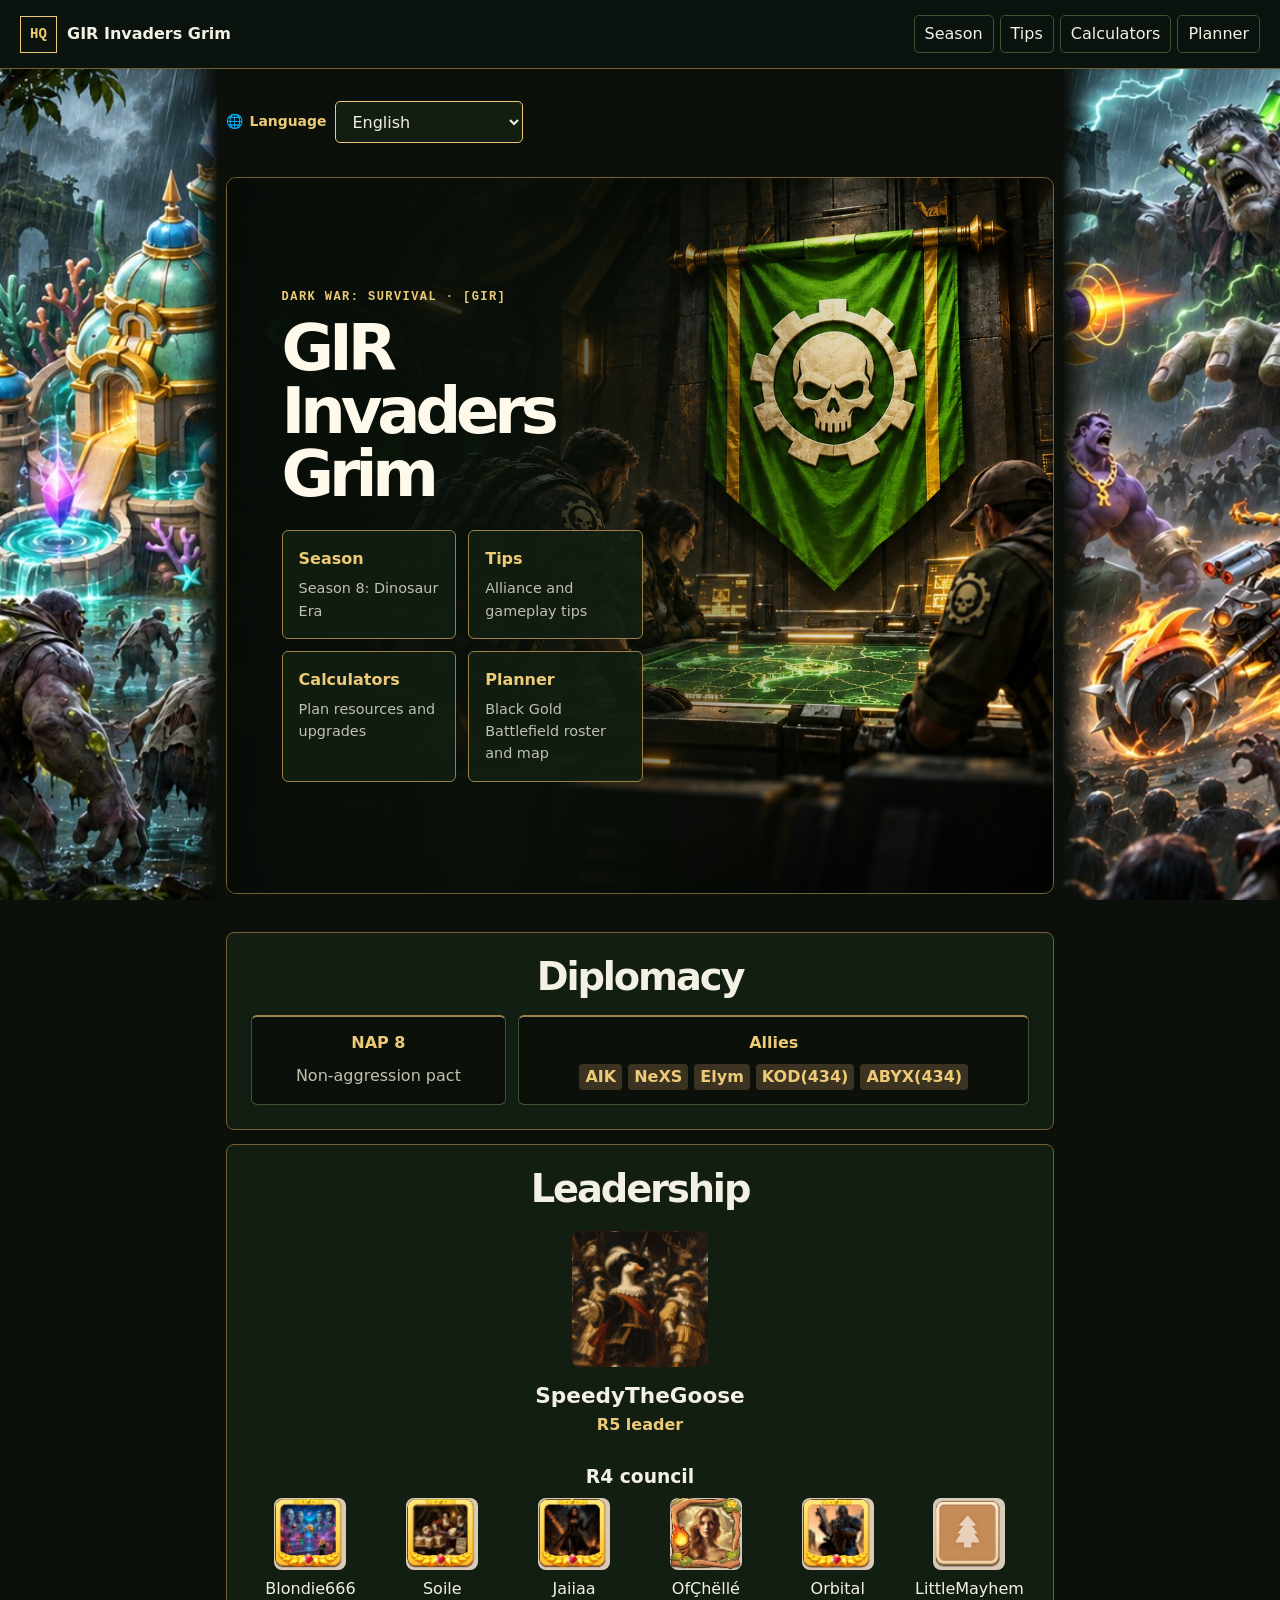
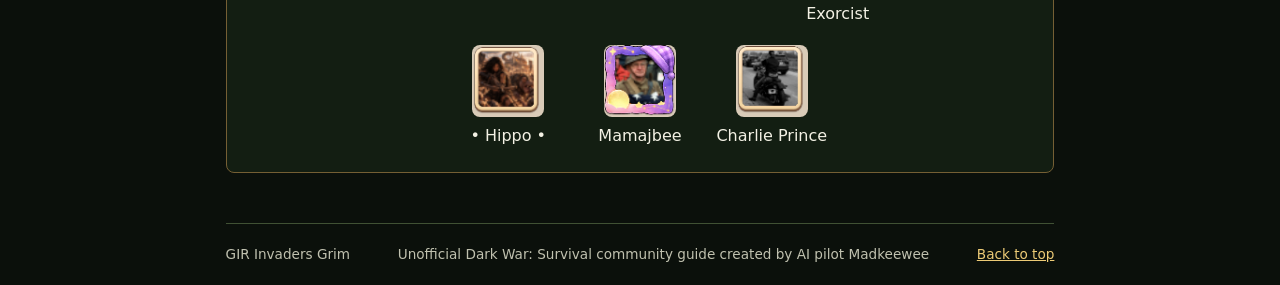
<file: index.html>
<!doctype html>
<html lang="en">
<head>
  <meta charset="utf-8">
  <meta name="viewport" content="width=device-width, initial-scale=1">
  <meta name="description" content="Dark War: Survival alliance field guide, Season 8 briefing and calculators.">
  <title>GIR Invaders Grim | Dark War: Survival</title>
  <link rel="stylesheet" href="./style.css?v=grim-command">
  <link rel="stylesheet" href="./grim-command.css?v=coral-panels">
  <script src="./site-translations.js?v=1" defer></script>
  <script src="./home-language.js?v=site-1" defer></script>
</head>
<body class="grim-home">
  <div class="coral-siege" aria-hidden="true">
    <span class="coral-siege-left"></span>
    <span class="coral-siege-right"></span>
  </div>
  <a class="skip" href="#main" data-copy="skip">Skip to content</a>
  <header class="top"><div class="wrap bar">
    <a class="brand" href="./index.html"><span class="mark" aria-hidden="true">HQ</span><span data-brand>GIR Invaders Grim</span></a>
    <nav aria-label="Main"><a href="./season.html" data-copy="season">Season</a><a href="./tips.html" data-copy="tips">Tips</a><a href="./calculators.html" data-copy="calculators">Calculators</a><a href="./planner.html" data-copy="planner">Planner</a></nav>
  </div></header>
  <main id="main" class="wrap">
    <section class="home-welcome" aria-labelledby="home-title">
      <div class="language-picker">
        <label for="home-language"><span aria-hidden="true">🌐</span> <span data-copy="language">Language</span></label>
        <select id="home-language">
          <option value="en" lang="en">English</option>
          <option value="es" lang="es">Español</option>
          <option value="pt" lang="pt">Português</option>
          <option value="fr" lang="fr">Français</option>
          <option value="de" lang="de">Deutsch</option>
          <option value="ru" lang="ru">Русский</option>
          <option value="ar" lang="ar">العربية</option>
          <option value="id" lang="id">Bahasa Indonesia</option>
          <option value="ko" lang="ko">한국어</option>
          <option value="ja" lang="ja">日本語</option>
          <option value="zh-Hans" lang="zh-Hans">简体中文</option>
          <option value="th" lang="th">ไทย</option>
          <option value="vi" lang="vi">Tiếng Việt</option>
          <option value="tr" lang="tr">Türkçe</option>
        </select>
      </div>
      <div class="alliance-banner">
        <div class="alliance-banner-copy">
          <p class="eyebrow">Dark War: Survival · [GIR]</p>
          <h1 id="home-title" class="page-title">GIR Invaders Grim</h1>
          <div class="home-links">
        <a href="./season.html"><strong data-copy="season">Season</strong><span data-copy="seasonNote">Season 8: Dinosaur Era</span></a>
        <a href="./tips.html"><strong data-copy="tips">Tips</strong><span data-copy="tipsNote">Alliance and gameplay tips</span></a>
        <a href="./calculators.html"><strong data-copy="calculators">Calculators</strong><span data-copy="calculatorsNote">Plan resources and upgrades</span></a>
        <a href="./planner.html"><strong data-copy="planner">Planner</strong><span data-copy="plannerNote">Black Gold Battlefield roster and map</span></a>
          </div>
        </div>
      </div>
    </section>
    <div class="alliance-details">
      <section class="alliance-panel diplomacy" aria-labelledby="nap-title">
        <h2 id="nap-title" data-copy="diplomacy">Diplomacy</h2>
        <dl>
          <div><dt>NAP 8</dt><dd data-copy="napNote">Non-aggression pact</dd></div>
          <div>
            <dt data-copy="allies">Allies</dt>
            <dd class="diplomacy-tags"><bdi>AIK</bdi><bdi>NeXS</bdi><bdi>Elym</bdi><bdi>KOD(434)</bdi><bdi>ABYX(434)</bdi></dd>
          </div>
        </dl>
      </section>
      <section class="alliance-panel" aria-labelledby="leadership-title">
        <h2 id="leadership-title" data-copy="leadership">Leadership</h2>
        <figure class="alliance-leader">
          <img class="alliance-portrait" src="./speedythegoose.png" width="170" height="170" alt="">
          <figcaption><strong><bdi>SpeedyTheGoose</bdi></strong><span data-copy="r5">R5 leader</span></figcaption>
        </figure>
        <h3 data-copy="r4">R4 council</h3>
        <ul class="council">
          <li><img class="alliance-portrait" src="./portrait-blondie666.png" width="77" height="77" alt=""><bdi>Blondie666</bdi></li>
          <li><img class="alliance-portrait" src="./portrait-soile.png" width="77" height="77" alt=""><bdi>Soile</bdi></li>
          <li><img class="alliance-portrait" src="./portrait-jaiiaa.png" width="77" height="77" alt=""><bdi>Jaiiaa</bdi></li>
          <li><img class="alliance-portrait" src="./portrait-ofchelle.png" width="77" height="77" alt=""><bdi>OfÇhëllé</bdi></li>
          <li><img class="alliance-portrait" src="./portrait-orbital-exorcist.png" width="77" height="77" alt=""><bdi>Orbital Exorcist</bdi></li>
          <li><img class="alliance-portrait" src="./portrait-littlemayhem.png" width="77" height="77" alt=""><bdi>LittleMayhem</bdi></li>
          <li><img class="alliance-portrait" src="./portrait-hippo.png" width="77" height="77" alt=""><bdi>• Hippo •</bdi></li>
          <li><img class="alliance-portrait" src="./portrait-mamajbee.png" width="77" height="77" alt=""><bdi>Mamajbee</bdi></li>
          <li><img class="alliance-portrait" src="./portrait-charlie-prince.png" width="77" height="77" alt=""><bdi>Charlie Prince</bdi></li>
        </ul>
      </section>
    </div>
  </main>
  <footer class="wrap footer"><span data-brand>GIR Invaders Grim</span><span><span data-copy="footer">Unofficial Dark War: Survival community guide</span> created by AI pilot Madkeewee</span><a href="#main" data-copy="top">Back to top</a></footer>
</body>
</html>
</file>
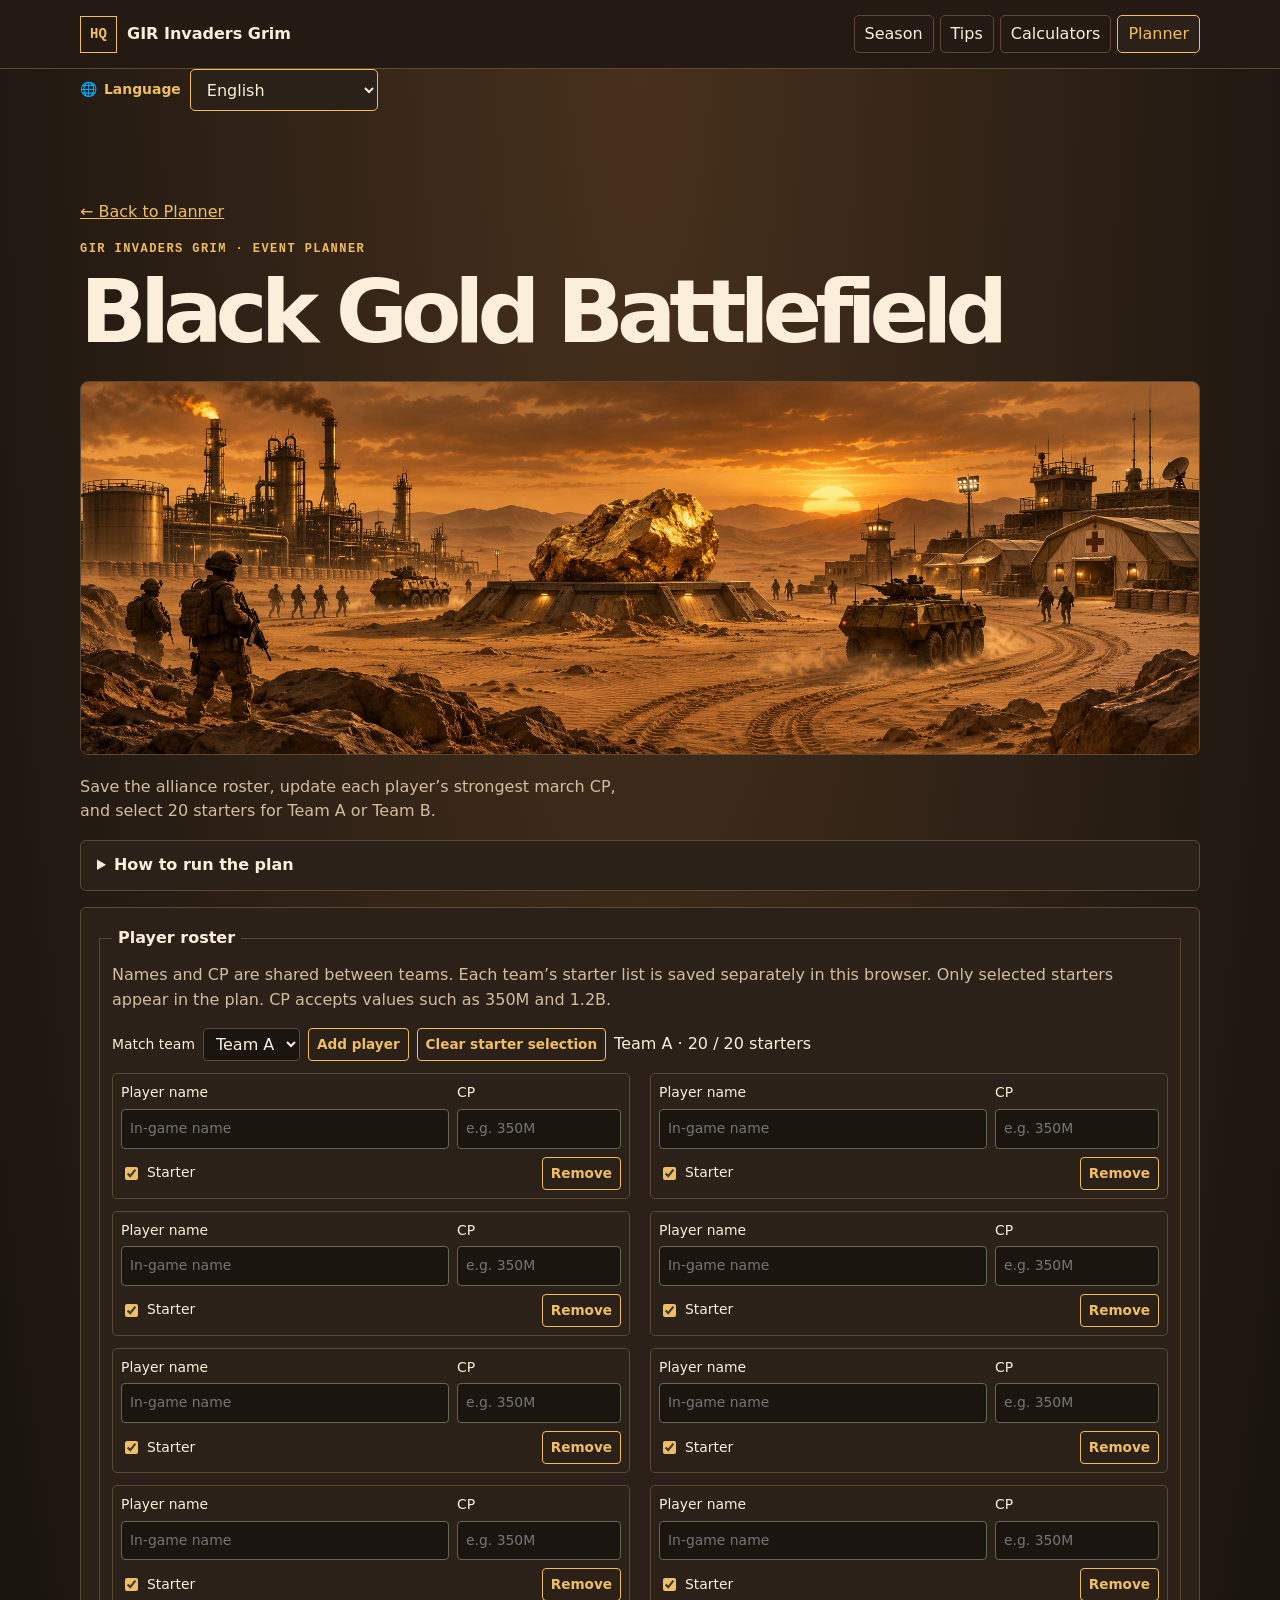
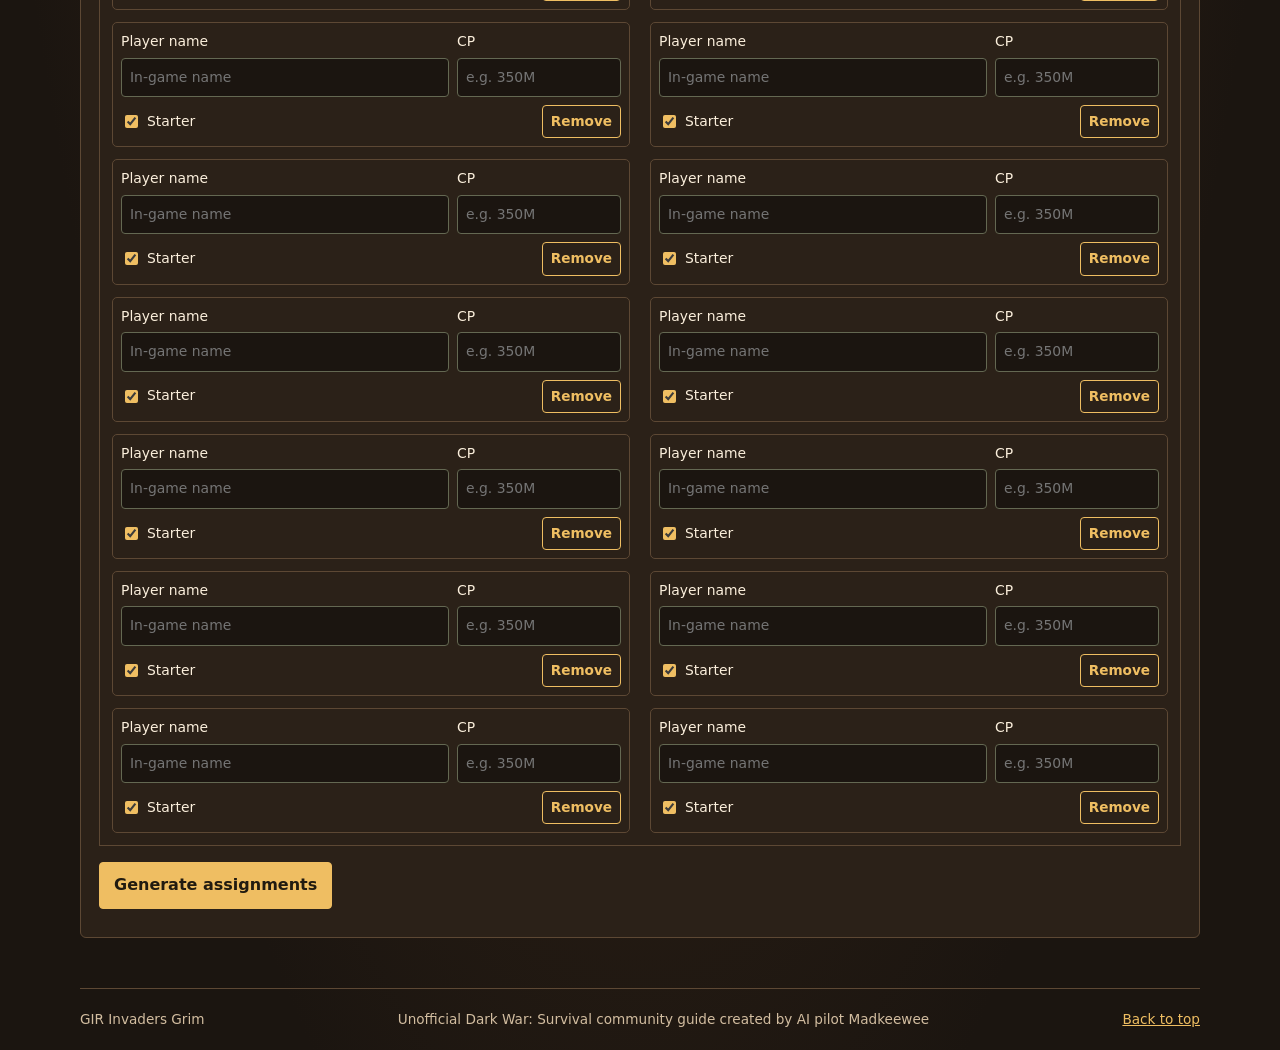
<file: bgb.html>
<!doctype html>
<html lang="en">
<head>
  <meta charset="utf-8">
  <meta name="viewport" content="width=device-width, initial-scale=1">
  <meta name="description" content="Assign the GIR roster for Dark War: Survival Black Gold Battlefield.">
  <title>Black Gold Battlefield | GIR Invaders Grim</title>
  <link rel="stylesheet" href="./style.css?v=wide-siege">
  <link rel="stylesheet" href="./bgb.css?v=saved-roster">
  <script src="./site-translations.js?v=1" defer></script>
  <script src="./home-language.js?v=site-1" defer></script>
  <script src="./planner.js?v=language-1" defer></script>
</head>
<body class="bgb-page">
  <a class="skip" href="#main">Skip to content</a>
  <header class="top"><div class="wrap bar">
    <a class="brand" href="./index.html"><span class="mark" aria-hidden="true">HQ</span><span data-brand>GIR Invaders Grim</span></a>
    <nav aria-label="Main"><a href="./season.html">Season</a><a href="./tips.html">Tips</a><a href="./calculators.html">Calculators</a><a href="./planner.html" aria-current="location">Planner</a></nav>
  </div></header>
  <main id="main" class="wrap">
    <div class="language-picker">
        <label for="home-language"><span aria-hidden="true">🌐</span> <span data-copy="language">Language</span></label>
        <select id="home-language">
          <option value="en" lang="en">English</option>
          <option value="es" lang="es">Español</option>
          <option value="pt" lang="pt">Português</option>
          <option value="fr" lang="fr">Français</option>
          <option value="de" lang="de">Deutsch</option>
          <option value="ru" lang="ru">Русский</option>
          <option value="ar" lang="ar">العربية</option>
          <option value="id" lang="id">Bahasa Indonesia</option>
          <option value="ko" lang="ko">한국어</option>
          <option value="ja" lang="ja">日本語</option>
          <option value="zh-Hans" lang="zh-Hans">简体中文</option>
          <option value="th" lang="th">ไทย</option>
          <option value="vi" lang="vi">Tiếng Việt</option>
          <option value="tr" lang="tr">Türkçe</option>
        </select>
      </div>
    <section class="section">
      <noscript>Enable JavaScript to use the planner.</noscript>
      <div id="bgb" class="bgb">
        <p><a href="./planner.html">← Back to Planner</a></p>
        <p class="eyebrow">GIR Invaders Grim · Event planner</p>
        <h1 class="page-title">Black Gold Battlefield</h1>
        <figure class="page-art bgb-banner"><img src="./black-gold-art.jpg" alt="A rounded gold alloy nugget on a desert battlefield near refinery, military and hospital facilities."></figure>
        <p class="section-intro">Save the alliance roster, update each player’s strongest march CP, and select 20 starters for Team A or Team B.</p>
        <details class="bgb-guide">
          <summary>How to run the plan</summary>
          <p>This map assumes a lower-left start. R1–R6 cover the six Oil Refineries. The Hospital and Military pairs stage near their objectives and wait for them to open.</p>
          <p>Floaters reinforce as called, then stage near the Rare Earth Factory before each alloy spawn. Floater 1 is the primary carrier, Floater 2 is backup, and Floaters 3 and 4 protect the active carrier back to HQ.</p>
          <p>CP is the generator’s only input for strength. The caller can adjust for march speed, survivability and attendance before sharing. <a href="https://rdrzteam.com/black-gold-battlefield/">RDRZ strategy guide</a> · <a href="https://z-war.icu/posts/black-gold-battlefield-team-planner/">Z-War team guide</a> · <a href="https://www.packsify.com/blogs/dark-war-survival-black-gold-battlefield">Packsify guide</a></p>
        </details>
        <form id="roster" novalidate>
          <fieldset>
            <legend>Player roster</legend>
            <p>Names and CP are shared between teams. Each team’s starter list is saved separately in this browser. Only selected starters appear in the plan. CP accepts values such as 350M and 1.2B.</p>
            <div class="roster-actions">
              <label for="bgb-team">Match team</label>
              <select id="bgb-team"><option value="A">Team A</option><option value="B">Team B</option></select>
              <button type="button" id="add-player">Add player</button>
              <button type="button" id="clear-starters">Clear starter selection</button>
              <span id="starter-count" aria-live="polite"></span>
            </div>
            <p id="roster-storage-status" role="status"></p>
            <div id="players" class="roster-grid"></div>
          </fieldset>
          <button type="submit">Generate assignments</button>
          <p id="planner-status" role="status"></p>
        </form>
        <section id="plan" hidden aria-labelledby="plan-title">
          <h2 id="plan-title">Assignments</h2>
          <figure class="bgb-map">
<svg class="battlefield" viewBox="0 0 560 535" role="img" aria-labelledby="bgb-field-title">
      <title id="bgb-field-title">Six numbered oil refineries, lower-side hospital and military standby markers, and floater staging beside the central Rare Earth Factory.</title>
      <image href="./bgb-battlefield.jpg" width="560" height="535" preserveAspectRatio="none"/>
      <g fill="#211a13" font-family="system-ui,sans-serif" font-size="16" font-weight="800">
        <g transform="translate(196 153)"><title>Oil Refinery 1</title><rect x="-18" y="-13" width="36" height="26" rx="5" fill="#ffb473" stroke="#221b15" stroke-width="2"/><text text-anchor="middle" y="6">R1</text></g>
        <g transform="translate(451 153)"><title>Oil Refinery 2</title><rect x="-18" y="-13" width="36" height="26" rx="5" fill="#f79b72" stroke="#221b15" stroke-width="2"/><text text-anchor="middle" y="6">R2</text></g>
        <g transform="translate(111 290)"><title>Oil Refinery 3</title><rect x="-18" y="-13" width="36" height="26" rx="5" fill="#e9cd70" stroke="#221b15" stroke-width="2"/><text text-anchor="middle" y="6">R3</text></g>
        <g transform="translate(455 290)"><title>Oil Refinery 4</title><rect x="-18" y="-13" width="36" height="26" rx="5" fill="#c9da78" stroke="#221b15" stroke-width="2"/><text text-anchor="middle" y="6">R4</text></g>
        <g transform="translate(196 412)"><title>Oil Refinery 5</title><rect x="-18" y="-13" width="36" height="26" rx="5" fill="#e3ace8" stroke="#221b15" stroke-width="2"/><text text-anchor="middle" y="6">R5</text></g>
        <g transform="translate(451 412)"><title>Oil Refinery 6</title><rect x="-18" y="-13" width="36" height="26" rx="5" fill="#f39cb4" stroke="#221b15" stroke-width="2"/><text text-anchor="middle" y="6">R6</text></g>
        <g transform="translate(321 492)"><title>Hospital standby</title><rect x="-18" y="-13" width="36" height="26" rx="5" fill="#a8df9c" stroke="#221b15" stroke-width="2"/><text text-anchor="middle" y="6">H</text></g>
        <g transform="translate(475 517)"><title>Military standby</title><rect x="-18" y="-13" width="36" height="26" rx="5" fill="#ff9991" stroke="#221b15" stroke-width="2"/><text text-anchor="middle" y="6">M</text></g>
        <g transform="translate(345 274)"><title>Floaters 1–4</title><rect x="-18" y="-13" width="36" height="26" rx="5" fill="#a3d6ff" stroke="#221b15" stroke-width="2"/><text text-anchor="middle" y="6">F</text></g>
      </g>
      <g fill="#f8f3e5" stroke="#33271b" stroke-width="3" paint-order="stroke" font-family="system-ui,sans-serif" font-size="15" font-weight="750">
        <text x="209" y="337">Rare Earth Factory</text>
        <text x="23" y="70">Military</text><text x="245" y="109">Hospital</text>
        <text x="18" y="493">GIR HQ</text><text x="427" y="78">Opposing HQ</text>
      </g>
    </svg>
<figcaption>Lower-left start. Match each marker to its roster below. Pins show approximate staging areas.</figcaption>
</figure>
          <div id="squads" class="tips"></div>
          <label class="share-plan">Alliance chat message
            <textarea id="plan-text" readonly rows="9"></textarea>
          </label>
          <button type="button" id="copy-plan">Copy plan</button>
          <p id="copy-status" role="status"></p>
        </section>
      </div>
    </section>
  </main>
  <footer class="wrap footer"><span data-brand>GIR Invaders Grim</span><span>Unofficial Dark War: Survival community guide created by AI pilot Madkeewee</span><a href="#main">Back to top</a></footer>
</body>
</html>
</file>
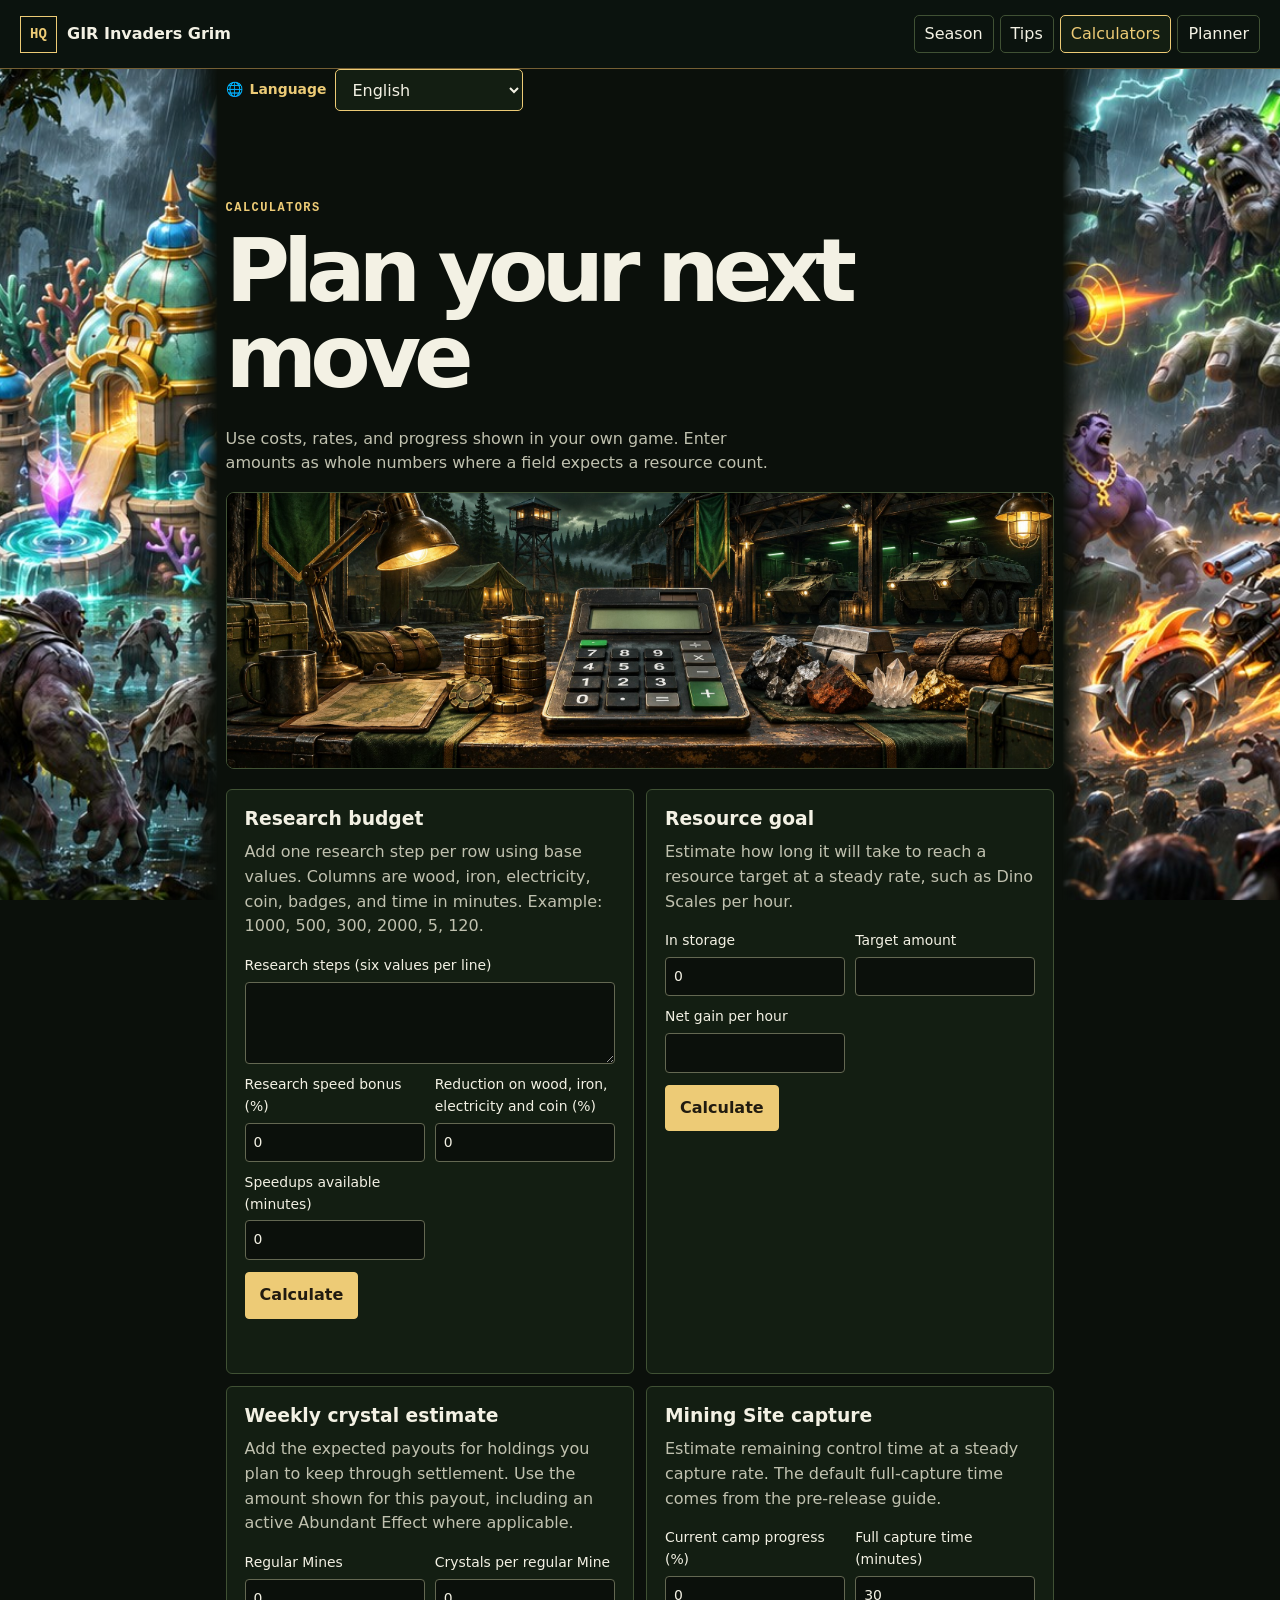
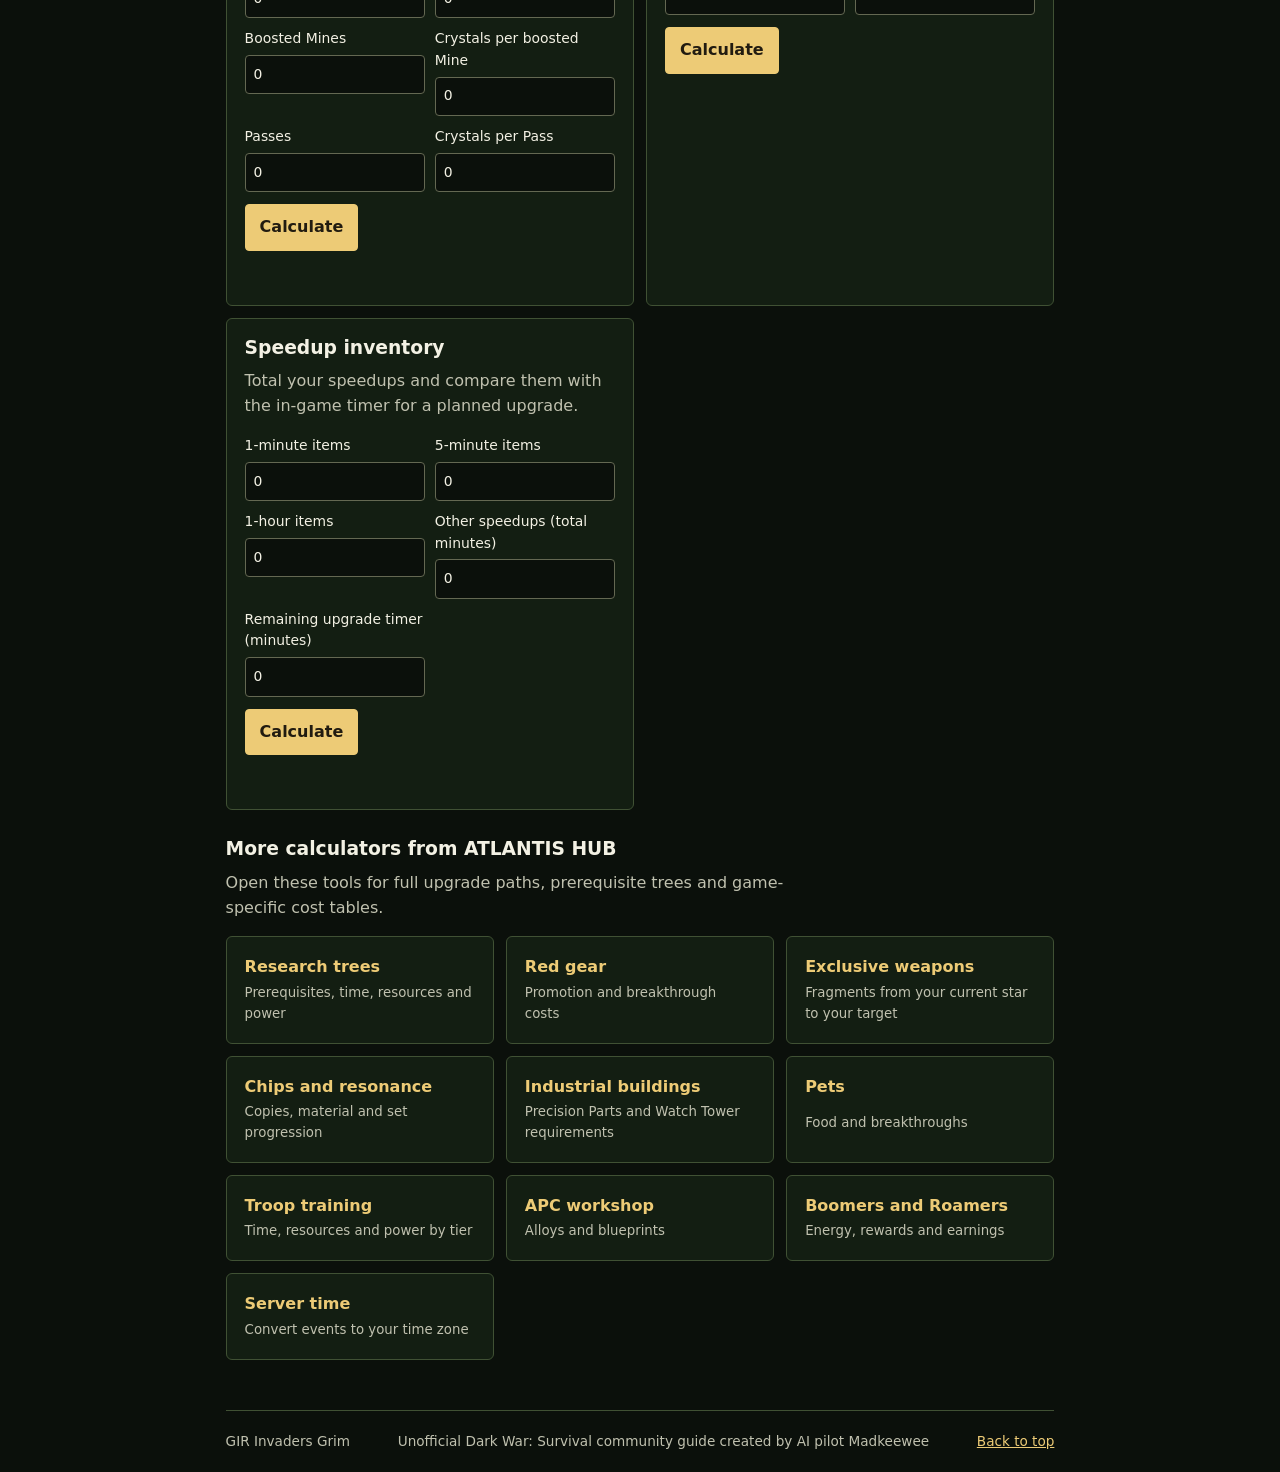
<file: calculators.html>
<!doctype html>
<html lang="en">
<head>
  <meta charset="utf-8">
  <meta name="viewport" content="width=device-width, initial-scale=1">
  <meta name="description" content="Dark War: Survival alliance field guide, Season 8 briefing and calculators.">
  <title>Calculators | GIR Invaders Grim</title>
  <link rel="stylesheet" href="./style.css?v=gir-art">
  <link rel="stylesheet" href="./grim-command.css?v=coral-panels">
  <script src="./site-translations.js?v=1" defer></script>
  <script src="./home-language.js?v=site-1" defer></script>
  <script src="./app.js?v=language-1" defer></script>
</head>
<body class="grim-site">
  <div class="coral-siege" aria-hidden="true"><span class="coral-siege-left"></span><span class="coral-siege-right"></span></div>
  <a class="skip" href="#main">Skip to content</a>
  <header class="top"><div class="wrap bar">
    <a class="brand" href="./index.html"><span class="mark" aria-hidden="true">HQ</span><span data-brand>GIR Invaders Grim</span></a>
    <nav aria-label="Main"><a href="./season.html">Season</a><a href="./tips.html">Tips</a><a href="./calculators.html" aria-current="page">Calculators</a><a href="./planner.html">Planner</a></nav>
  </div></header>
  <main id="main" class="wrap">
    <div class="language-picker">
        <label for="home-language"><span aria-hidden="true">🌐</span> <span data-copy="language">Language</span></label>
        <select id="home-language">
          <option value="en" lang="en">English</option>
          <option value="es" lang="es">Español</option>
          <option value="pt" lang="pt">Português</option>
          <option value="fr" lang="fr">Français</option>
          <option value="de" lang="de">Deutsch</option>
          <option value="ru" lang="ru">Русский</option>
          <option value="ar" lang="ar">العربية</option>
          <option value="id" lang="id">Bahasa Indonesia</option>
          <option value="ko" lang="ko">한국어</option>
          <option value="ja" lang="ja">日本語</option>
          <option value="zh-Hans" lang="zh-Hans">简体中文</option>
          <option value="th" lang="th">ไทย</option>
          <option value="vi" lang="vi">Tiếng Việt</option>
          <option value="tr" lang="tr">Türkçe</option>
        </select>
      </div>
    <section id="tools" class="section">
      <p class="eyebrow">Calculators</p><h1 class="page-title">Plan your next move</h1>
      <p class="section-intro">Use costs, rates, and progress shown in your own game. Enter amounts as whole numbers where a field expects a resource count.</p>
      <figure class="page-art" style="height:auto;aspect-ratio:3/1"><img src="./calculators-art.jpg" alt="A calculator and resource samples on an APC workshop bench."></figure>
      <div id="calculator-list" class="tools"></div>
      <div class="external">
        <h3>More calculators from ATLANTIS HUB</h3>
        <p class="section-intro">Open these tools for full upgrade paths, prerequisite trees and game-specific cost tables.</p>
        <div class="directory">
          <a href="https://atlantisdws.com/research-calculator">Research trees<small>Prerequisites, time, resources and power</small></a>
          <a href="https://atlantisdws.com/red-gear-calculator">Red gear<small>Promotion and breakthrough costs</small></a>
          <a href="https://atlantisdws.com/exclusive-weapon-calculator">Exclusive weapons<small>Fragments from your current star to your target</small></a>
          <a href="https://atlantisdws.com/chip-calculator">Chips and resonance<small>Copies, material and set progression</small></a>
          <a href="https://atlantisdws.com/industrial-buildings">Industrial buildings<small>Precision Parts and Watch Tower requirements</small></a>
          <a href="https://atlantisdws.com/pet-calculator">Pets<small>Food and breakthroughs</small></a>
          <a href="https://atlantisdws.com/training-center">Troop training<small>Time, resources and power by tier</small></a>
          <a href="https://atlantisdws.com/apc-workshop-calculator">APC workshop<small>Alloys and blueprints</small></a>
          <a href="https://atlantisdws.com/rally-planner">Boomers and Roamers<small>Energy, rewards and earnings</small></a>
          <a href="https://atlantisdws.com/server-time">Server time<small>Convert events to your time zone</small></a>
        </div>
      </div>
      <noscript>Enable JavaScript to use the calculators.</noscript>
    </section>
  </main>
  <footer class="wrap footer"><span data-brand>GIR Invaders Grim</span><span>Unofficial Dark War: Survival community guide created by AI pilot Madkeewee</span><a href="#main">Back to top</a></footer>
</body>
</html>
</file>
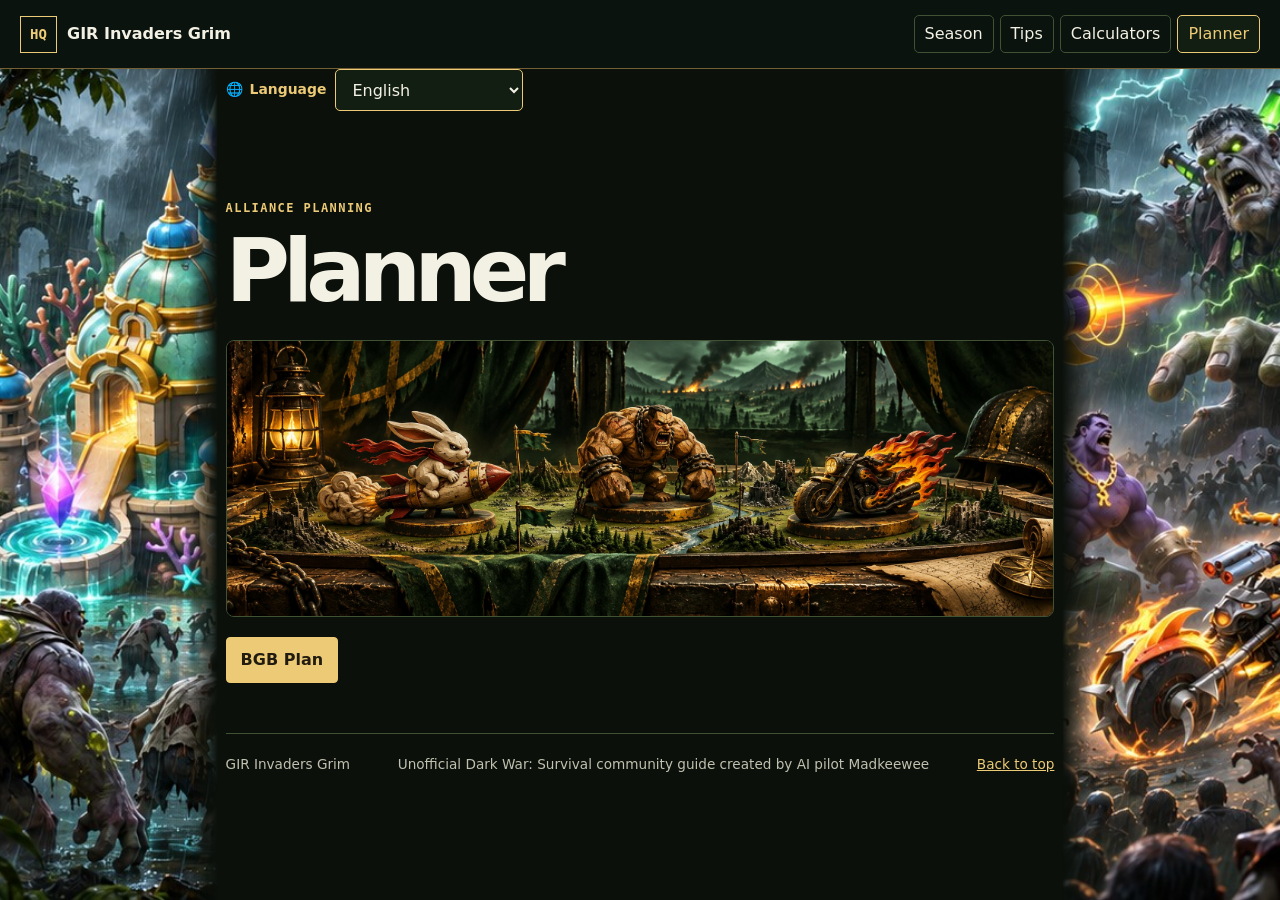
<file: planner.html>
<!doctype html>
<html lang="en">
<head>
  <meta charset="utf-8">
  <meta name="viewport" content="width=device-width, initial-scale=1">
  <meta name="description" content="Dark War: Survival alliance field guide, Season 8 briefing and calculators.">
  <title>Planner | GIR Invaders Grim</title>
  <link rel="stylesheet" href="./style.css?v=gir-art">
  <link rel="stylesheet" href="./grim-command.css?v=coral-panels">
  <script src="./site-translations.js?v=1" defer></script>
  <script src="./home-language.js?v=site-1" defer></script>
</head>
<body class="grim-site">
  <div class="coral-siege" aria-hidden="true"><span class="coral-siege-left"></span><span class="coral-siege-right"></span></div>
  <a class="skip" href="#main">Skip to content</a>
  <header class="top"><div class="wrap bar">
    <a class="brand" href="./index.html"><span class="mark" aria-hidden="true">HQ</span><span data-brand>GIR Invaders Grim</span></a>
    <nav aria-label="Main"><a href="./season.html">Season</a><a href="./tips.html">Tips</a><a href="./calculators.html">Calculators</a><a href="./planner.html" aria-current="page">Planner</a></nav>
  </div></header>
  <main id="main" class="wrap">
    <div class="language-picker">
        <label for="home-language"><span aria-hidden="true">🌐</span> <span data-copy="language">Language</span></label>
        <select id="home-language">
          <option value="en" lang="en">English</option>
          <option value="es" lang="es">Español</option>
          <option value="pt" lang="pt">Português</option>
          <option value="fr" lang="fr">Français</option>
          <option value="de" lang="de">Deutsch</option>
          <option value="ru" lang="ru">Русский</option>
          <option value="ar" lang="ar">العربية</option>
          <option value="id" lang="id">Bahasa Indonesia</option>
          <option value="ko" lang="ko">한국어</option>
          <option value="ja" lang="ja">日本語</option>
          <option value="zh-Hans" lang="zh-Hans">简体中文</option>
          <option value="th" lang="th">ไทย</option>
          <option value="vi" lang="vi">Tiếng Việt</option>
          <option value="tr" lang="tr">Türkçe</option>
        </select>
      </div>
    <section class="section">
      <p class="eyebrow">Alliance planning</p>
      <h1 class="page-title">Planner</h1>
      <figure class="page-art" style="height:auto;aspect-ratio:3/1"><img src="./planner-art.jpg" alt="Carved troop-skin pieces on a battlefield planning table."></figure>
      <a class="button" href="./bgb.html">BGB Plan</a>
    </section>
  </main>
  <footer class="wrap footer"><span data-brand>GIR Invaders Grim</span><span>Unofficial Dark War: Survival community guide created by AI pilot Madkeewee</span><a href="#main">Back to top</a></footer>
</body>
</html>
</file>
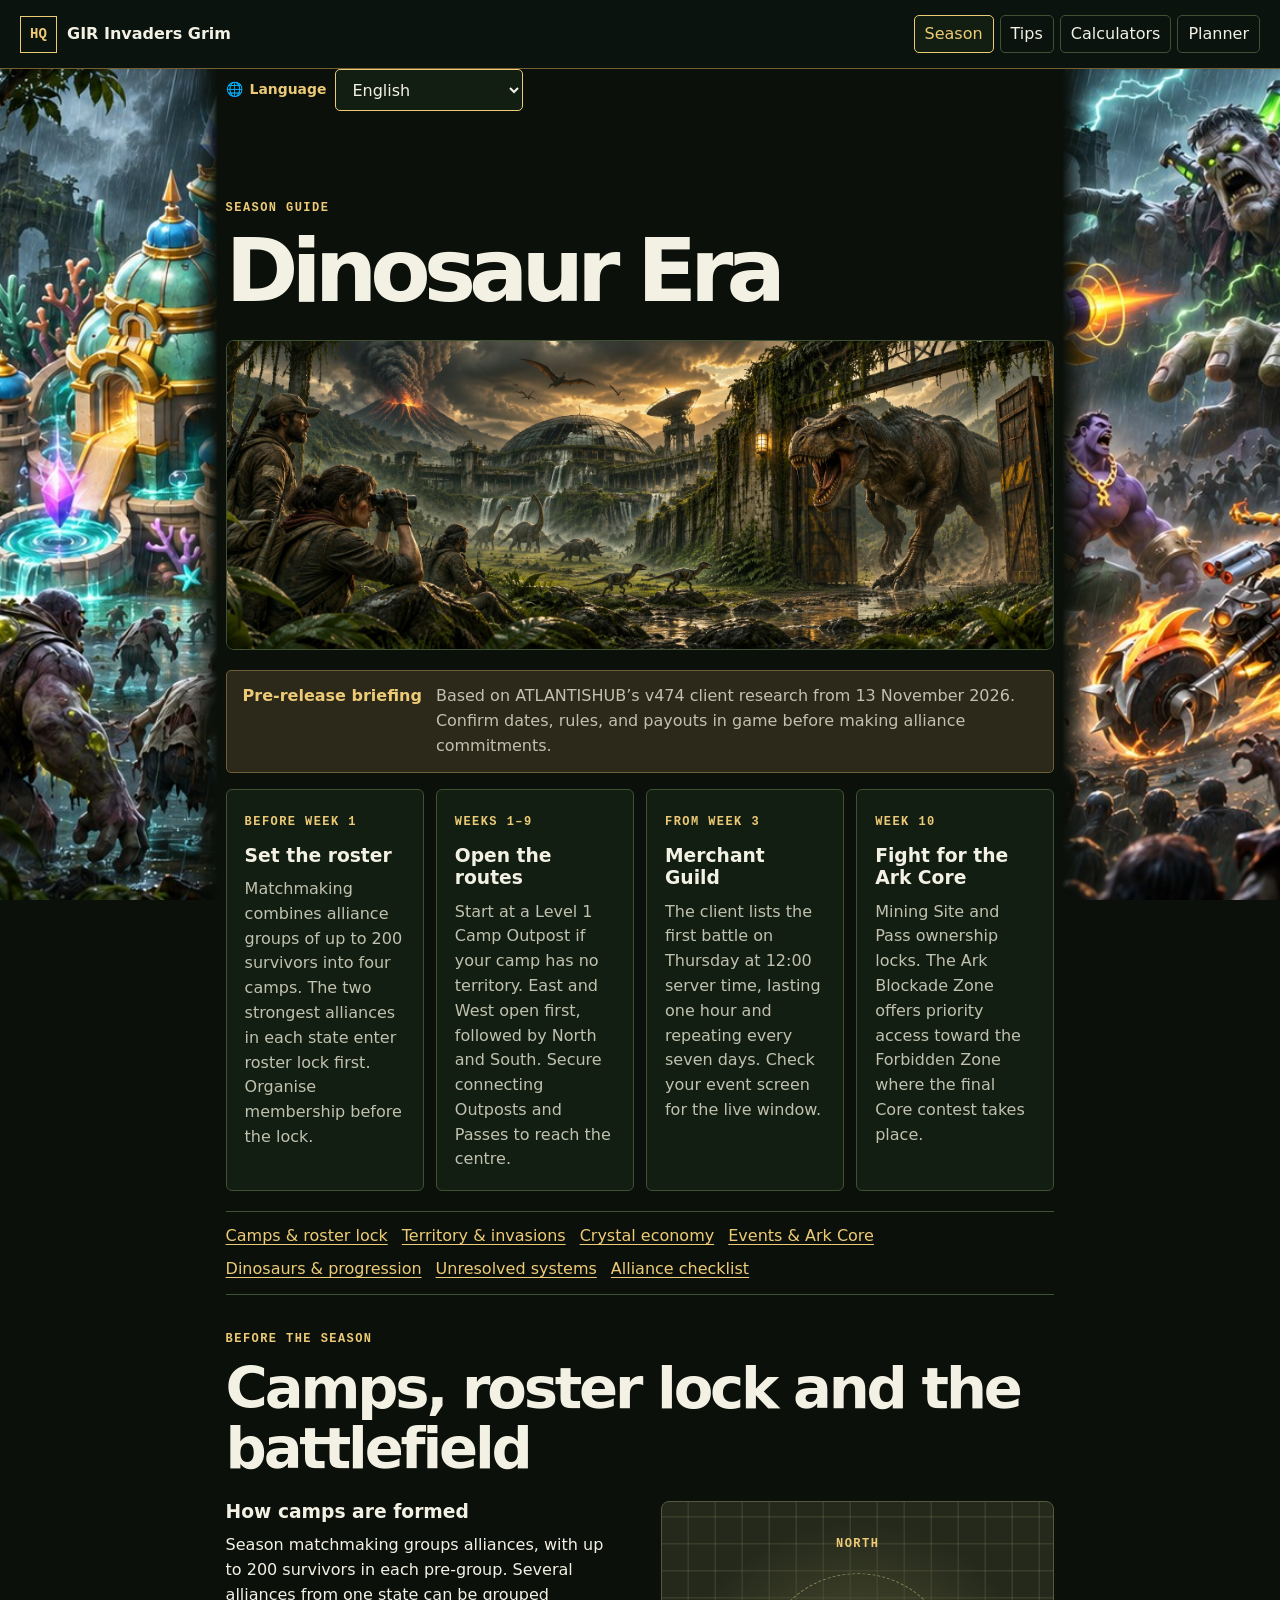
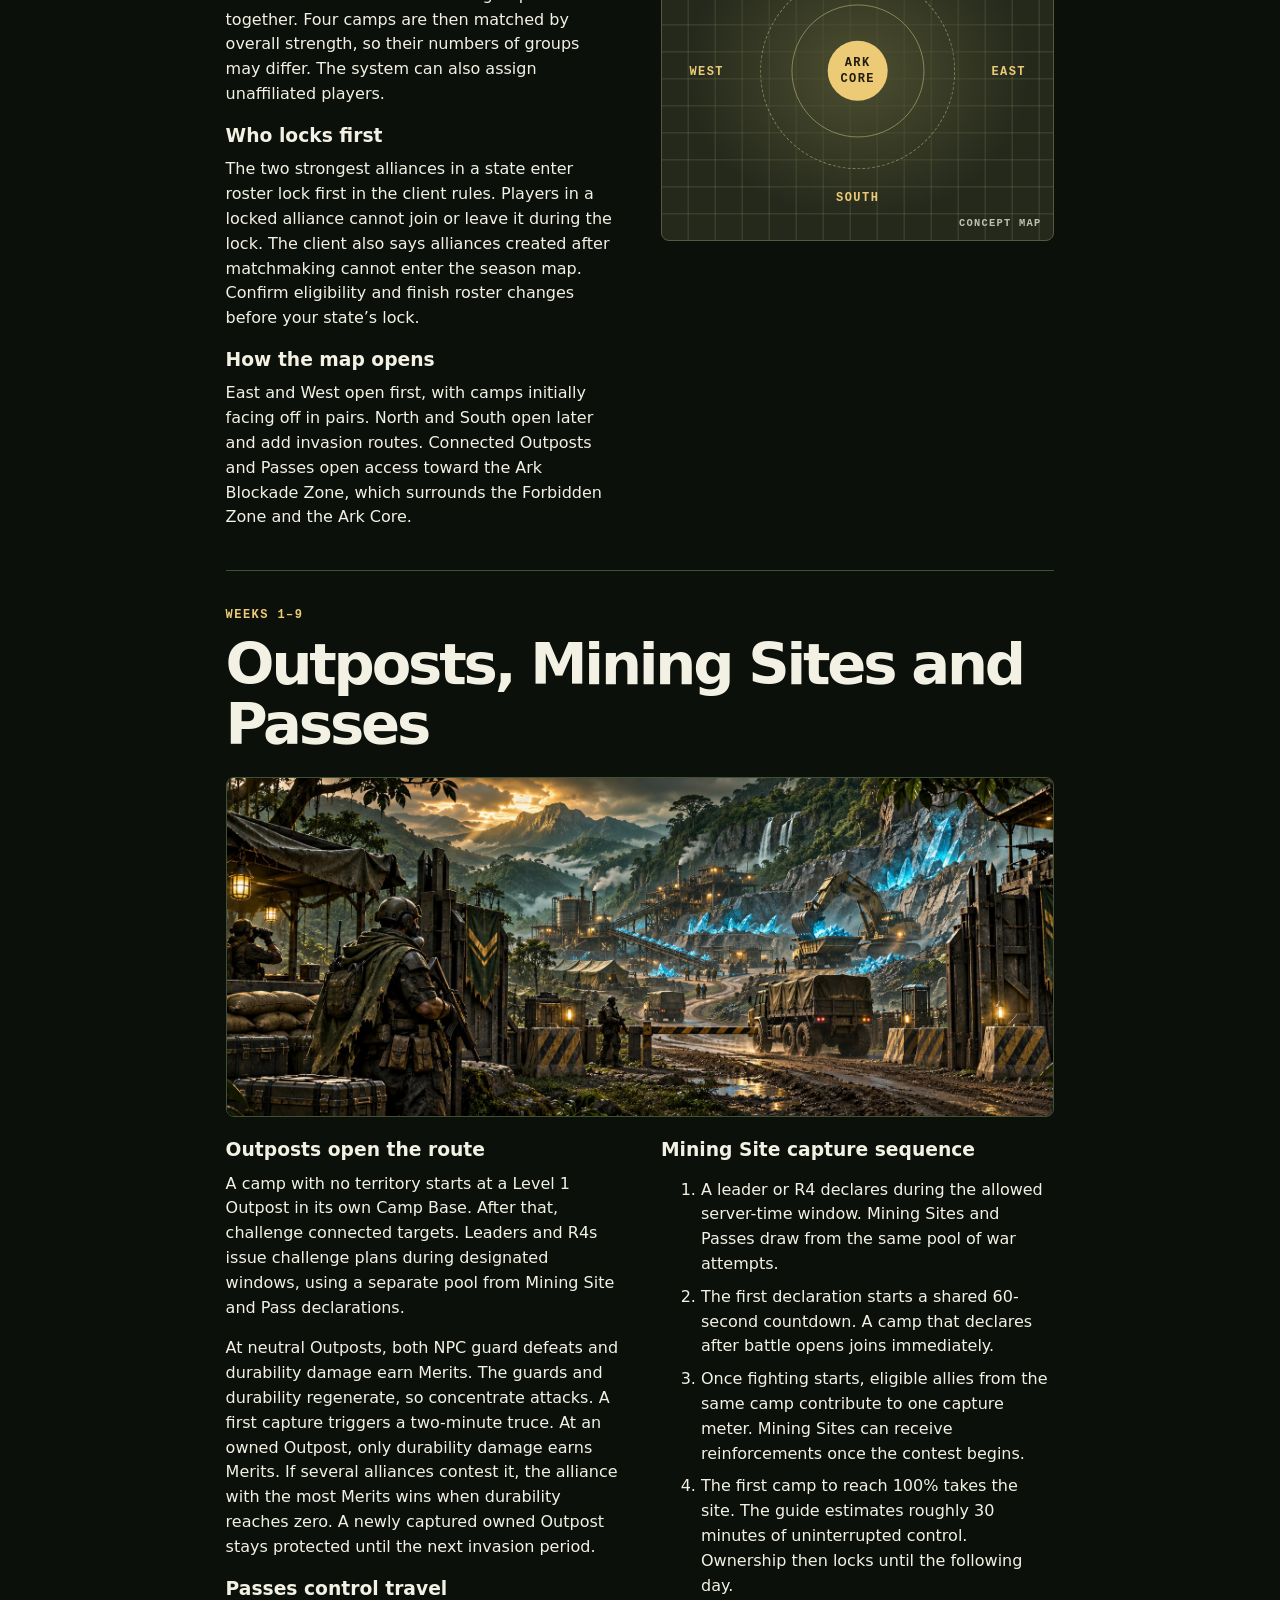
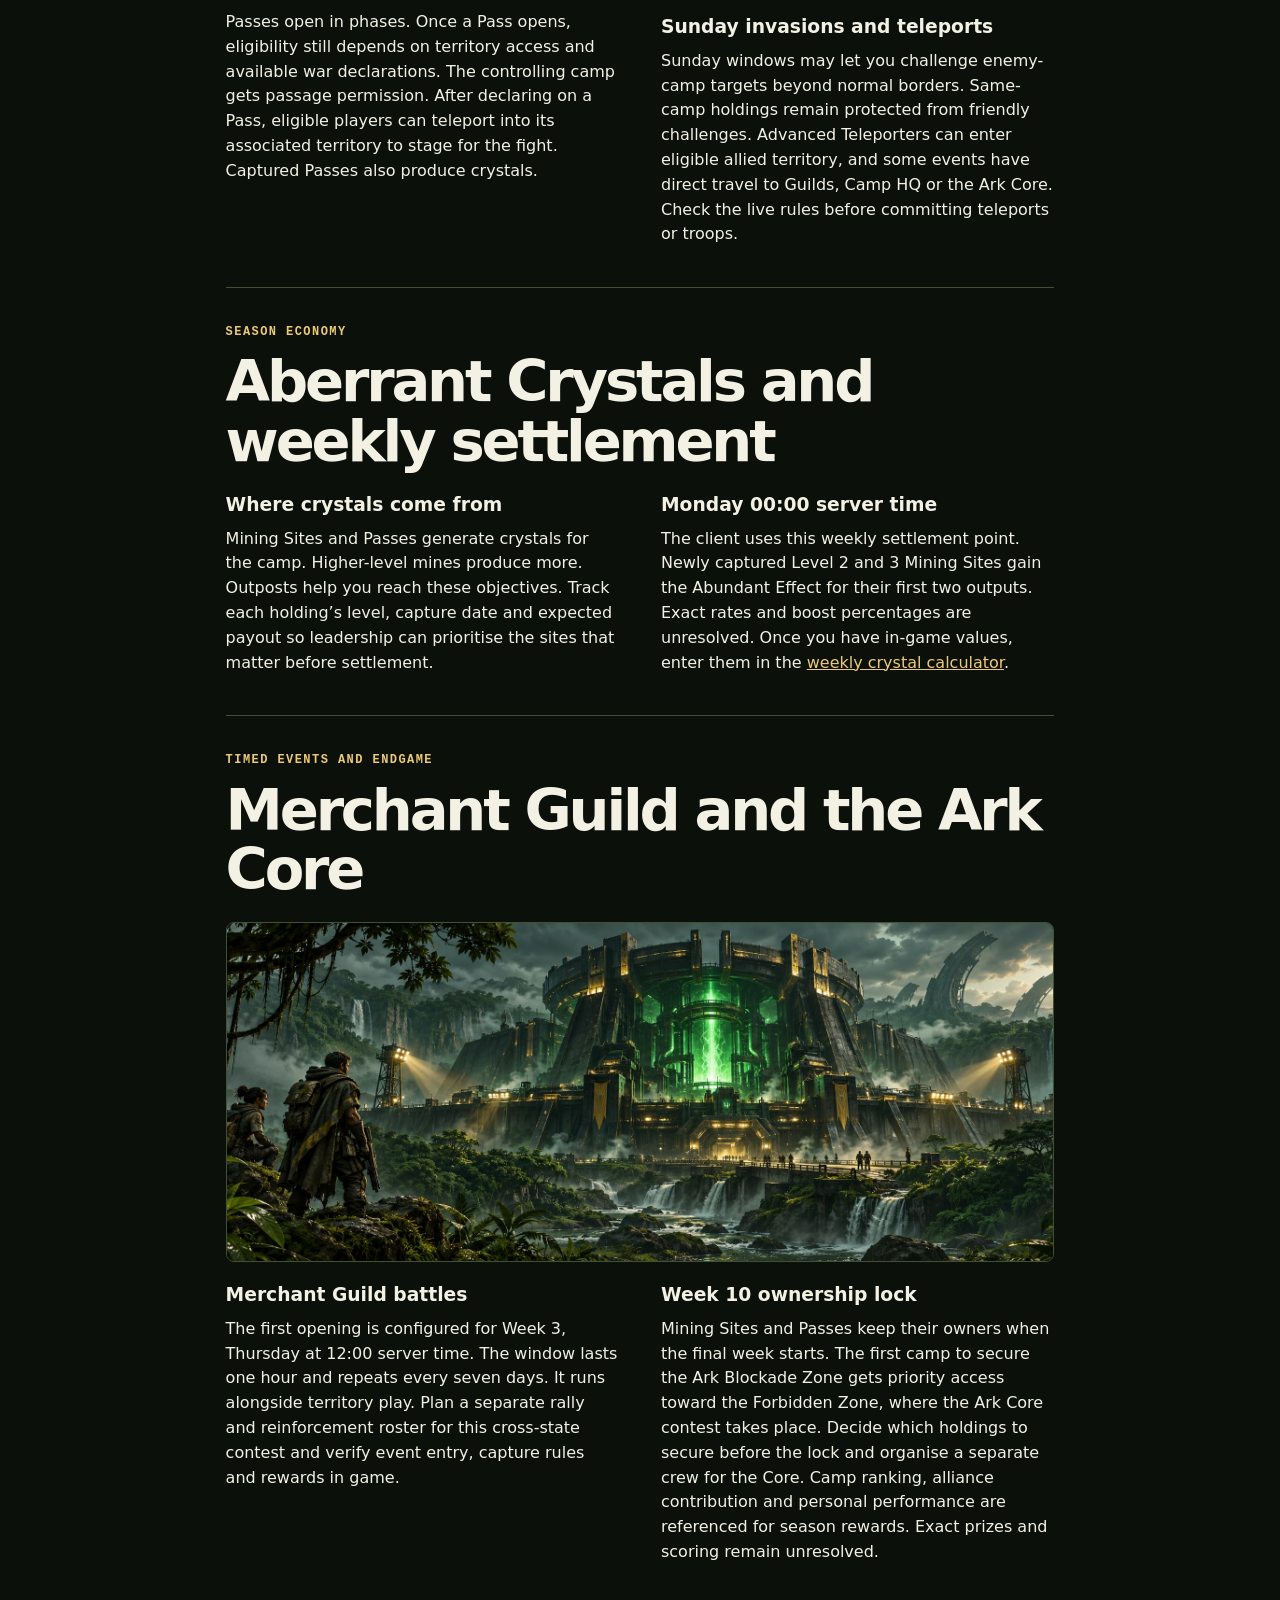
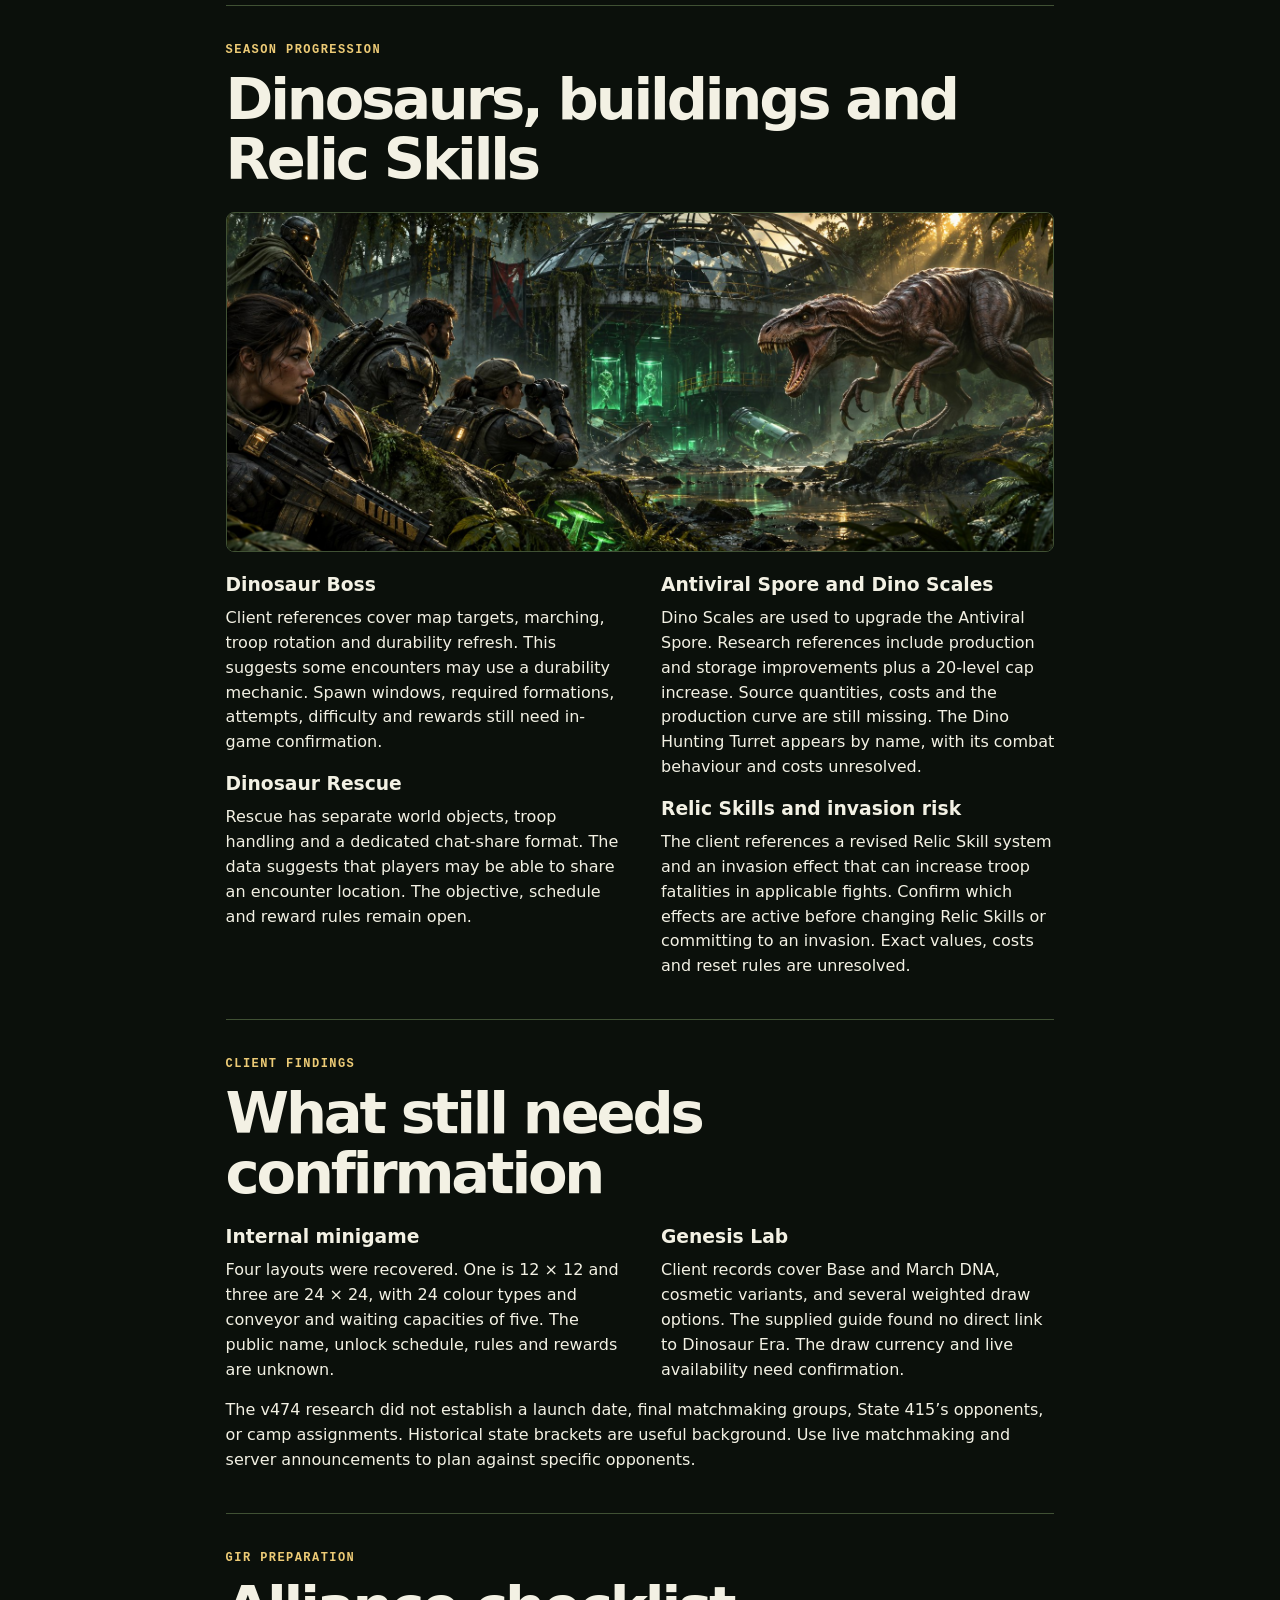
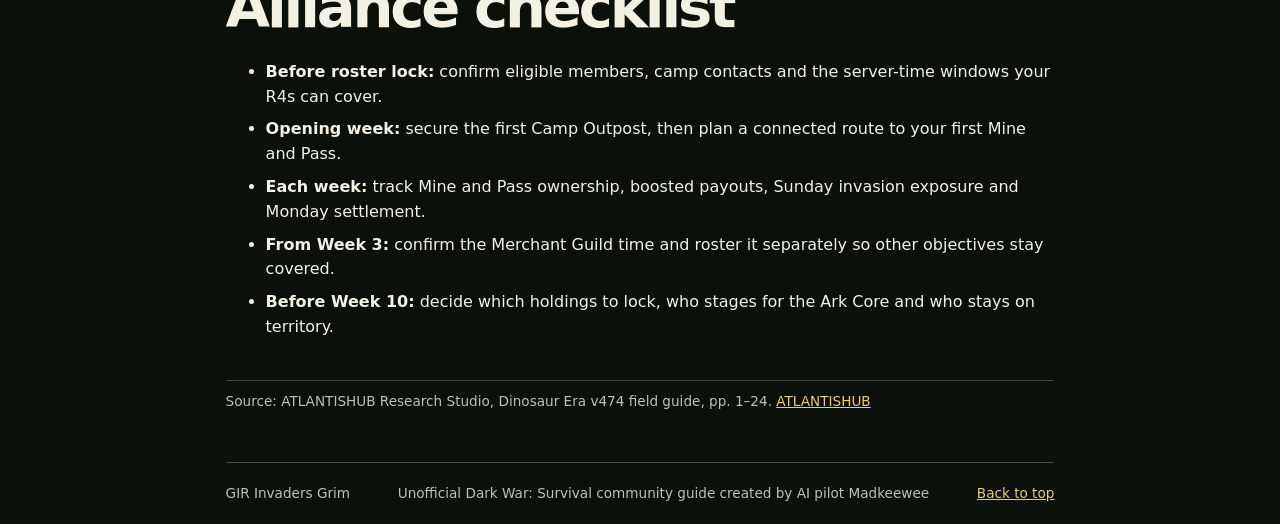
<file: season.html>
<!doctype html>
<html lang="en">
<head>
  <meta charset="utf-8">
  <meta name="viewport" content="width=device-width, initial-scale=1">
  <meta name="description" content="Dark War: Survival alliance field guide, Season 8 briefing and calculators.">
  <title>Season 8 | GIR Invaders Grim</title>
  <link rel="stylesheet" href="./style.css?v=gir-art">
  <link rel="stylesheet" href="./grim-command.css?v=coral-panels">
  <script src="./site-translations.js?v=1" defer></script>
  <script src="./home-language.js?v=site-1" defer></script>
  <script src="./app.js?v=language-1" defer></script>
</head>
<body class="grim-site">
  <div class="coral-siege" aria-hidden="true"><span class="coral-siege-left"></span><span class="coral-siege-right"></span></div>
  <a class="skip" href="#main">Skip to content</a>
  <header class="top"><div class="wrap bar">
    <a class="brand" href="./index.html"><span class="mark" aria-hidden="true">HQ</span><span data-brand>GIR Invaders Grim</span></a>
    <nav aria-label="Main"><a href="./season.html" aria-current="page">Season</a><a href="./tips.html">Tips</a><a href="./calculators.html">Calculators</a><a href="./planner.html">Planner</a></nav>
  </div></header>
  <main id="main" class="wrap">
    <div class="language-picker">
        <label for="home-language"><span aria-hidden="true">🌐</span> <span data-copy="language">Language</span></label>
        <select id="home-language">
          <option value="en" lang="en">English</option>
          <option value="es" lang="es">Español</option>
          <option value="pt" lang="pt">Português</option>
          <option value="fr" lang="fr">Français</option>
          <option value="de" lang="de">Deutsch</option>
          <option value="ru" lang="ru">Русский</option>
          <option value="ar" lang="ar">العربية</option>
          <option value="id" lang="id">Bahasa Indonesia</option>
          <option value="ko" lang="ko">한국어</option>
          <option value="ja" lang="ja">日本語</option>
          <option value="zh-Hans" lang="zh-Hans">简体中文</option>
          <option value="th" lang="th">ไทย</option>
          <option value="vi" lang="vi">Tiếng Việt</option>
          <option value="tr" lang="tr">Türkçe</option>
        </select>
      </div>
    <section id="season" class="section">
      <p class="eyebrow">Season guide</p><h1 class="page-title">Dinosaur Era</h1>
      <figure class="page-art"><img src="./season-hero.jpg" alt="A tyrannosaur crosses the gates of an overgrown research complex."></figure>
      <aside class="notice"><strong>Pre-release briefing</strong><span>Based on ATLANTISHUB’s v474 client research from 13 November 2026. Confirm dates, rules, and payouts in game before making alliance commitments.</span></aside>
      <div class="timeline">
        <article><span>Before Week 1</span><h3>Set the roster</h3><p>Matchmaking combines alliance groups of up to 200 survivors into four camps. The two strongest alliances in each state enter roster lock first. Organise membership before the lock.</p></article>
        <article><span>Weeks 1–9</span><h3>Open the routes</h3><p>Start at a Level 1 Camp Outpost if your camp has no territory. East and West open first, followed by North and South. Secure connecting Outposts and Passes to reach the centre.</p></article>
        <article><span>From Week 3</span><h3>Merchant Guild</h3><p>The client lists the first battle on Thursday at 12:00 server time, lasting one hour and repeating every seven days. Check your event screen for the live window.</p></article>
        <article><span>Week 10</span><h3>Fight for the Ark Core</h3><p>Mining Site and Pass ownership locks. The Ark Blockade Zone offers priority access toward the Forbidden Zone where the final Core contest takes place.</p></article>
      </div>
      <nav class="season-index" aria-label="Season guide contents">
        <a href="#camps">Camps &amp; roster lock</a><a href="#territory">Territory &amp; invasions</a><a href="#crystals">Crystal economy</a><a href="#events">Events &amp; Ark Core</a><a href="#dinosaurs">Dinosaurs &amp; progression</a><a href="#research">Unresolved systems</a><a href="#checklist">Alliance checklist</a>
      </nav>

      <section class="season-chapter" id="camps">
        <p class="eyebrow">Before the season</p><h2>Camps, roster lock and the battlefield</h2>
        <div class="season-columns">
          <div>
            <h3>How camps are formed</h3>
            <p>Season matchmaking groups alliances, with up to 200 survivors in each pre-group. Several alliances from one state can be grouped together. Four camps are then matched by overall strength, so their numbers of groups may differ. The system can also assign unaffiliated players.</p>
            <h3>Who locks first</h3>
            <p>The two strongest alliances in a state enter roster lock first in the client rules. Players in a locked alliance cannot join or leave it during the lock. The client also says alliances created after matchmaking cannot enter the season map. Confirm eligibility and finish roster changes before your state’s lock.</p>
            <h3>How the map opens</h3>
            <p>East and West open first, with camps initially facing off in pairs. North and South open later and add invasion routes. Connected Outposts and Passes open access toward the Ark Blockade Zone, which surrounds the Forbidden Zone and the Ark Core.</p>
          </div>
          <div class="map" role="img" aria-label="Conceptual map with four directions and the Ark Core at the center.">
            <span class="north">NORTH</span><span class="west">WEST</span><span class="east">EAST</span><span class="south">SOUTH</span>
            <div class="ring outer"></div><div class="ring inner"></div><span class="core">ARK<br>CORE</span><span class="caption">Concept map</span>
          </div>
        </div>
      </section>

      <section class="season-chapter" id="territory">
        <p class="eyebrow">Weeks 1–9</p><h2>Outposts, Mining Sites and Passes</h2>
        <figure class="guide-art"><img src="./season-territory.jpg" alt="A fortified jungle pass overlooks a crystal mining site." loading="lazy"></figure>
        <div class="season-columns">
          <div>
            <h3>Outposts open the route</h3>
            <p>A camp with no territory starts at a Level 1 Outpost in its own Camp Base. After that, challenge connected targets. Leaders and R4s issue challenge plans during designated windows, using a separate pool from Mining Site and Pass declarations.</p>
            <p>At neutral Outposts, both NPC guard defeats and durability damage earn Merits. The guards and durability regenerate, so concentrate attacks. A first capture triggers a two-minute truce. At an owned Outpost, only durability damage earns Merits. If several alliances contest it, the alliance with the most Merits wins when durability reaches zero. A newly captured owned Outpost stays protected until the next invasion period.</p>
            <h3>Passes control travel</h3>
            <p>Passes open in phases. Once a Pass opens, eligibility still depends on territory access and available war declarations. The controlling camp gets passage permission. After declaring on a Pass, eligible players can teleport into its associated territory to stage for the fight. Captured Passes also produce crystals.</p>
          </div>
          <div>
            <h3>Mining Site capture sequence</h3>
            <ol>
              <li>A leader or R4 declares during the allowed server-time window. Mining Sites and Passes draw from the same pool of war attempts.</li>
              <li>The first declaration starts a shared 60-second countdown. A camp that declares after battle opens joins immediately.</li>
              <li>Once fighting starts, eligible allies from the same camp contribute to one capture meter. Mining Sites can receive reinforcements once the contest begins.</li>
              <li>The first camp to reach 100% takes the site. The guide estimates roughly 30 minutes of uninterrupted control. Ownership then locks until the following day.</li>
            </ol>
            <h3>Sunday invasions and teleports</h3>
            <p>Sunday windows may let you challenge enemy-camp targets beyond normal borders. Same-camp holdings remain protected from friendly challenges. Advanced Teleporters can enter eligible allied territory, and some events have direct travel to Guilds, Camp HQ or the Ark Core. Check the live rules before committing teleports or troops.</p>
          </div>
        </div>
      </section>

      <section class="season-chapter" id="crystals">
        <p class="eyebrow">Season economy</p><h2>Aberrant Crystals and weekly settlement</h2>
        <div class="season-columns">
          <div><h3>Where crystals come from</h3><p>Mining Sites and Passes generate crystals for the camp. Higher-level mines produce more. Outposts help you reach these objectives. Track each holding’s level, capture date and expected payout so leadership can prioritise the sites that matter before settlement.</p></div>
          <div><h3>Monday 00:00 server time</h3><p>The client uses this weekly settlement point. Newly captured Level 2 and 3 Mining Sites gain the Abundant Effect for their first two outputs. Exact rates and boost percentages are unresolved. Once you have in-game values, enter them in the <a href="./calculators.html">weekly crystal calculator</a>.</p></div>
        </div>
      </section>

      <section class="season-chapter" id="events">
        <p class="eyebrow">Timed events and endgame</p><h2>Merchant Guild and the Ark Core</h2>
        <figure class="guide-art"><img src="./season-ark.jpg" alt="An enormous Ark reactor rises above the rainforest." loading="lazy"></figure>
        <div class="season-columns">
          <div><h3>Merchant Guild battles</h3><p>The first opening is configured for Week 3, Thursday at 12:00 server time. The window lasts one hour and repeats every seven days. It runs alongside territory play. Plan a separate rally and reinforcement roster for this cross-state contest and verify event entry, capture rules and rewards in game.</p></div>
          <div><h3>Week 10 ownership lock</h3><p>Mining Sites and Passes keep their owners when the final week starts. The first camp to secure the Ark Blockade Zone gets priority access toward the Forbidden Zone, where the Ark Core contest takes place. Decide which holdings to secure before the lock and organise a separate crew for the Core. Camp ranking, alliance contribution and personal performance are referenced for season rewards. Exact prizes and scoring remain unresolved.</p></div>
        </div>
      </section>

      <section class="season-chapter" id="dinosaurs">
        <p class="eyebrow">Season progression</p><h2>Dinosaurs, buildings and Relic Skills</h2>
        <figure class="guide-art"><img src="./season-dinosaurs.jpg" alt="Survivor scouts encounter a dinosaur outside a ruined laboratory." loading="lazy"></figure>
        <div class="season-columns">
          <div>
            <h3>Dinosaur Boss</h3><p>Client references cover map targets, marching, troop rotation and durability refresh. This suggests some encounters may use a durability mechanic. Spawn windows, required formations, attempts, difficulty and rewards still need in-game confirmation.</p>
            <h3>Dinosaur Rescue</h3><p>Rescue has separate world objects, troop handling and a dedicated chat-share format. The data suggests that players may be able to share an encounter location. The objective, schedule and reward rules remain open.</p>
          </div>
          <div>
            <h3>Antiviral Spore and Dino Scales</h3><p>Dino Scales are used to upgrade the Antiviral Spore. Research references include production and storage improvements plus a 20-level cap increase. Source quantities, costs and the production curve are still missing. The Dino Hunting Turret appears by name, with its combat behaviour and costs unresolved.</p>
            <h3>Relic Skills and invasion risk</h3><p>The client references a revised Relic Skill system and an invasion effect that can increase troop fatalities in applicable fights. Confirm which effects are active before changing Relic Skills or committing to an invasion. Exact values, costs and reset rules are unresolved.</p>
          </div>
        </div>
      </section>

      <section class="season-chapter" id="research">
        <p class="eyebrow">Client findings</p><h2>What still needs confirmation</h2>
        <div class="season-columns">
          <div><h3>Internal minigame</h3><p>Four layouts were recovered. One is 12 × 12 and three are 24 × 24, with 24 colour types and conveyor and waiting capacities of five. The public name, unlock schedule, rules and rewards are unknown.</p></div>
          <div><h3>Genesis Lab</h3><p>Client records cover Base and March DNA, cosmetic variants, and several weighted draw options. The supplied guide found no direct link to Dinosaur Era. The draw currency and live availability need confirmation.</p></div>
        </div>
        <p>The v474 research did not establish a launch date, final matchmaking groups, State 415’s opponents, or camp assignments. Historical state brackets are useful background. Use live matchmaking and server announcements to plan against specific opponents.</p>
      </section>

      <section class="season-chapter" id="checklist">
        <p class="eyebrow">GIR preparation</p><h2>Alliance checklist</h2>
        <ul>
          <li><strong>Before roster lock:</strong> confirm eligible members, camp contacts and the server-time windows your R4s can cover.</li>
          <li><strong>Opening week:</strong> secure the first Camp Outpost, then plan a connected route to your first Mine and Pass.</li>
          <li><strong>Each week:</strong> track Mine and Pass ownership, boosted payouts, Sunday invasion exposure and Monday settlement.</li>
          <li><strong>From Week 3:</strong> confirm the Merchant Guild time and roster it separately so other objectives stay covered.</li>
          <li><strong>Before Week 10:</strong> decide which holdings to lock, who stages for the Ark Core and who stays on territory.</li>
        </ul>
      </section>
      <p class="source">Source: ATLANTISHUB Research Studio, Dinosaur Era v474 field guide, pp. 1–24. <a href="https://atlantisdws.com/">ATLANTISHUB</a></p>
    </section>
  </main>
  <footer class="wrap footer"><span data-brand>GIR Invaders Grim</span><span>Unofficial Dark War: Survival community guide created by AI pilot Madkeewee</span><a href="#main">Back to top</a></footer>
</body>
</html>
</file>
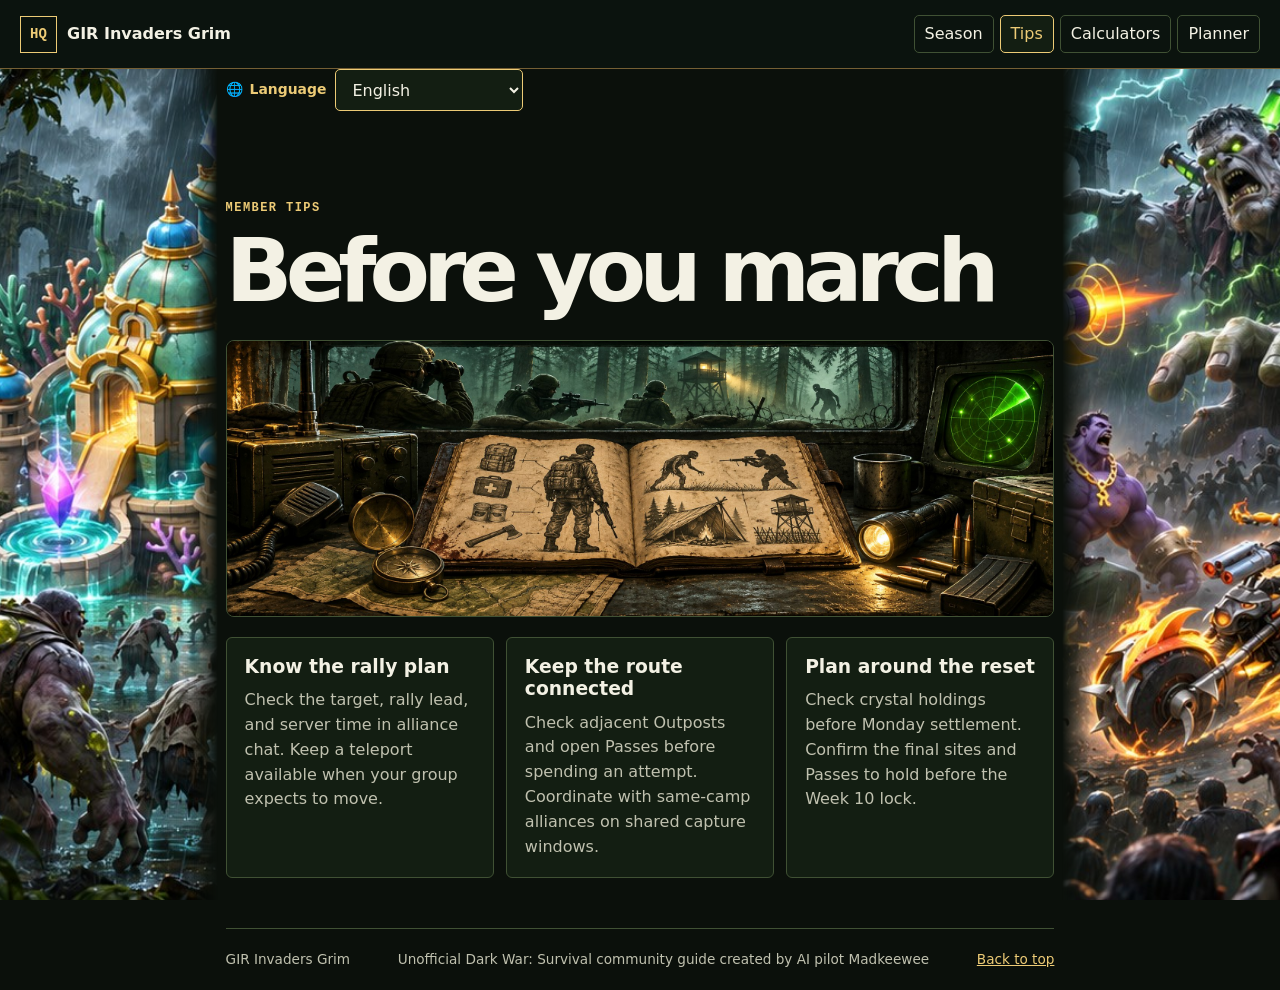
<file: tips.html>
<!doctype html>
<html lang="en">
<head>
  <meta charset="utf-8">
  <meta name="viewport" content="width=device-width, initial-scale=1">
  <meta name="description" content="Dark War: Survival alliance field guide, Season 8 briefing and calculators.">
  <title>Member Tips | GIR Invaders Grim</title>
  <link rel="stylesheet" href="./style.css?v=gir-art">
  <link rel="stylesheet" href="./grim-command.css?v=coral-panels">
  <script src="./site-translations.js?v=1" defer></script>
  <script src="./home-language.js?v=site-1" defer></script>
  <script src="./app.js?v=language-1" defer></script>
</head>
<body class="grim-site">
  <div class="coral-siege" aria-hidden="true"><span class="coral-siege-left"></span><span class="coral-siege-right"></span></div>
  <a class="skip" href="#main">Skip to content</a>
  <header class="top"><div class="wrap bar">
    <a class="brand" href="./index.html"><span class="mark" aria-hidden="true">HQ</span><span data-brand>GIR Invaders Grim</span></a>
    <nav aria-label="Main"><a href="./season.html">Season</a><a href="./tips.html" aria-current="page">Tips</a><a href="./calculators.html">Calculators</a><a href="./planner.html">Planner</a></nav>
  </div></header>
  <main id="main" class="wrap">
    <div class="language-picker">
        <label for="home-language"><span aria-hidden="true">🌐</span> <span data-copy="language">Language</span></label>
        <select id="home-language">
          <option value="en" lang="en">English</option>
          <option value="es" lang="es">Español</option>
          <option value="pt" lang="pt">Português</option>
          <option value="fr" lang="fr">Français</option>
          <option value="de" lang="de">Deutsch</option>
          <option value="ru" lang="ru">Русский</option>
          <option value="ar" lang="ar">العربية</option>
          <option value="id" lang="id">Bahasa Indonesia</option>
          <option value="ko" lang="ko">한국어</option>
          <option value="ja" lang="ja">日本語</option>
          <option value="zh-Hans" lang="zh-Hans">简体中文</option>
          <option value="th" lang="th">ไทย</option>
          <option value="vi" lang="vi">Tiếng Việt</option>
          <option value="tr" lang="tr">Türkçe</option>
        </select>
      </div>
    <section id="tips" class="section">
      <p class="eyebrow">Member tips</p><h1 class="page-title">Before you march</h1>
      <figure class="page-art" style="height:auto;aspect-ratio:3/1"><img src="./tips-art.jpg" alt="A field manual, radio and compass on a bunker workbench."></figure>
      <div class="tips">
        <article><h3>Know the rally plan</h3><p>Check the target, rally lead, and server time in alliance chat. Keep a teleport available when your group expects to move.</p></article>
        <article><h3>Keep the route connected</h3><p>Check adjacent Outposts and open Passes before spending an attempt. Coordinate with same-camp alliances on shared capture windows.</p></article>
        <article><h3>Plan around the reset</h3><p>Check crystal holdings before Monday settlement. Confirm the final sites and Passes to hold before the Week 10 lock.</p></article>
      </div>
    </section>
  </main>
  <footer class="wrap footer"><span data-brand>GIR Invaders Grim</span><span>Unofficial Dark War: Survival community guide created by AI pilot Madkeewee</span><a href="#main">Back to top</a></footer>
</body>
</html>
</file>
<file: style.css>
:root{color-scheme:dark;--bg:#171811;--panel:#22241a;--line:#3f4231;--text:#f3f1e4;--muted:#c0c1af;--accent:#e4c578}
*{box-sizing:border-box}
html{scroll-padding-top:90px}
body{margin:0;background:var(--bg);color:var(--text);font:16px/1.55 "Inter",system-ui,sans-serif}
@media(min-width:1050px) and (min-aspect-ratio:6/5){
  body{--frame-width:clamp(760px,66vw,1800px);isolation:isolate}
  body .wrap{width:var(--frame-width)}
}
a{color:var(--accent)}
a:focus-visible,button:focus-visible,input:focus-visible,textarea:focus-visible,summary:focus-visible{outline:2px solid var(--accent);outline-offset:4px}
.wrap{width:min(1120px,calc(100% - 40px));margin:auto}
.skip{position:absolute;left:12px;top:-80px;z-index:3;background:var(--bg);padding:12px}.skip:focus{top:12px}
.top{border-bottom:1px solid var(--line);position:sticky;top:0;z-index:2;background:#171811}
.bar,.brand,nav,.actions,.footer{display:flex;align-items:center;gap:18px}
.bar{min-height:68px;justify-content:space-between}
.bar a{text-decoration:none;color:var(--text)}
nav a:hover{color:var(--accent)}
nav a[aria-current=page]{color:var(--accent);text-decoration:underline;text-underline-offset:6px}
.bar nav{gap:6px}
.bar nav a{padding:6px 10px;border:1px solid var(--line);border-radius:5px;white-space:nowrap}
.bar nav a:hover,.bar nav a[aria-current]{color:var(--accent);border-color:var(--accent);background:var(--panel);text-decoration:none}
.brand{font-weight:800;gap:10px}
.mark{display:grid;place-items:center;width:37px;height:37px;border:1px solid var(--accent);color:var(--accent);font:700 14px/1 "IBM Plex Mono",monospace}
.hero{display:grid;grid-template-columns:1fr 1fr;gap:44px;align-items:center;padding:64px 0 40px}
.eyebrow,.timeline article>span,.caption,.map>span{font:700 .75rem/1.35 "IBM Plex Mono",monospace;letter-spacing:.12em;text-transform:uppercase;color:var(--accent)}
h1,h2,h3,p{margin-top:0}
h1{font-size:clamp(4.3rem,9vw,8rem);line-height:.82;letter-spacing:-.08em;margin-bottom:26px}
h1 em{color:var(--accent);font-style:normal}
h2{font-size:clamp(2rem,5vw,3.6rem);letter-spacing:-.055em;line-height:1.04;margin-bottom:22px}
h3{line-height:1.2;margin-bottom:10px}
.intro,.section-intro{max-width:55ch;color:var(--muted)}
.actions{flex-wrap:wrap;gap:10px}
.button,button{display:inline-block;border:1px solid var(--accent);padding:10px 14px;border-radius:4px;background:var(--accent);color:#211b10;text-decoration:none;font:inherit;font-weight:750;cursor:pointer}
.secondary{background:transparent;color:var(--accent)}
.button:hover,button:hover{filter:brightness(1.12)}
.hero-art,.page-art{margin:0;overflow:hidden;border:1px solid var(--line);border-radius:8px;background:var(--panel)}
.hero-art img,.page-art img{display:block;width:100%;height:100%;object-fit:cover}
.hero-art{aspect-ratio:4/3}
.page-art{height:clamp(170px,27vw,310px);margin:0 0 20px}
.page-title{font-size:clamp(2.8rem,7vw,5.5rem);line-height:.98}
.briefing-grid{display:grid;grid-template-columns:minmax(0,1.65fr) minmax(260px,1fr);align-items:center;gap:14px;margin-top:14px}
.briefing-grid .briefing{margin-top:0}
.map{min-height:340px;position:relative;overflow:hidden;border:1px solid #555940;border-radius:8px;background:radial-gradient(ellipse at center,#4d4f30,transparent 62%),repeating-linear-gradient(0deg,transparent 0 25px,#a9ad7027 26px 27px),repeating-linear-gradient(90deg,transparent 0 25px,#a9ad7027 26px 27px),#25291c}
.map .ring,.map>span{position:absolute}
.ring,.core{top:50%;left:50%;transform:translate(-50%,-50%)}
.ring{width:50%;aspect-ratio:1;border:1px dashed #c9c38188;border-radius:50%}
.ring.inner{width:34%;border-style:solid}
.map .core{text-align:center;background:var(--accent);color:#211b10;padding:13px;border-radius:50%;aspect-ratio:1;display:grid;place-content:center}
.north,.south{left:50%;transform:translateX(-50%)}.north{top:10%}.south{bottom:10%}
.west,.east{top:48%}.west{left:7%}.east{right:7%}
.map .caption{bottom:10px;right:12px;color:var(--muted);font-size:.65rem}
.notice{display:flex;gap:14px;align-items:baseline;border:1px solid #6d6038;background:#2c281a;padding:13px 16px;border-radius:5px;color:var(--muted)}
.notice strong{color:var(--accent);flex-shrink:0}
.section{padding:55px 0 0}
.timeline,.tips,.tools,.directory{display:grid;gap:12px}
.timeline{grid-template-columns:repeat(4,1fr)}
.tips,.directory{grid-template-columns:repeat(3,1fr)}
.tools{grid-template-columns:repeat(2,1fr)}
article,.briefing,form,.directory a{padding:18px;background:var(--panel);border:1px solid var(--line);border-radius:6px}
article p,details p,form p,.directory small{color:var(--muted)}
article p,details p:last-child{margin-bottom:0}
.timeline article h3{margin-top:12px}
.briefing{margin-top:14px;padding:4px 18px}
details{padding:12px 0}
details+details{border-top:1px solid var(--line)}
summary{cursor:pointer;font-weight:750}
details p{max-width:80ch;margin-top:9px}
.source,.footer{font-size:.85rem;color:var(--muted)}
.source{margin-top:10px}
form{min-width:0}
.fields{display:grid;grid-template-columns:1fr 1fr;gap:10px;margin-bottom:12px}
label{display:grid;gap:5px;font-size:.87rem;align-content:start}
label.wide{grid-column:1/-1}
input,textarea{width:100%;min-width:0;padding:8px;border:1px solid #646852;border-radius:4px;background:var(--bg);color:var(--text);font:inherit}
textarea{resize:vertical}
output{display:block;min-height:1.5em;margin-top:12px;white-space:pre-line;color:var(--accent);overflow-wrap:anywhere}
.external{margin-top:28px}
.directory a{display:grid;gap:3px;text-decoration:none;font-weight:700}
.directory a:hover{border-color:var(--accent)}
.directory small{font-weight:400}
.footer{justify-content:space-between;flex-wrap:wrap;border-top:1px solid var(--line);margin-top:50px;padding:20px 0}
nav{flex-wrap:wrap}
.bgb{margin-top:30px}
.bgb-guide{margin-bottom:16px}
.bgb fieldset{min-width:0;border:1px solid var(--line);margin:0 0 16px;padding:12px}
.bgb legend{padding:0 6px;font-weight:750}
.roster-grid{display:grid;grid-template-columns:repeat(2,minmax(0,1fr));gap:12px 20px}
.roster-row{display:grid;grid-template-columns:2fr minmax(76px,1fr);gap:8px}
.bgb [role=status]{margin:10px 0 0;color:var(--accent)}
.bgb #plan{margin-top:30px}
.bgb #squads ul{padding-left:20px;overflow-wrap:anywhere}
.bgb-map{max-width:650px;margin:0 auto 18px}
.bgb-map svg{display:block;width:100%;height:auto;border:1px solid var(--line);border-radius:8px}
.bgb-map figcaption{margin-top:7px;color:var(--muted)}
.bgb #squads article{border-top:3px solid var(--assignment-color)}
.bgb-marker{display:inline-block;margin-right:7px;padding:3px 6px;border-radius:4px;background:var(--assignment-color);color:#211a13;font-size:.8rem}
.bgb-carrier{color:var(--accent)}
.share-plan{margin:16px 0 10px}
.home-welcome{padding:32px 0 10px}
.language-picker{display:flex;flex-wrap:wrap;align-items:center;gap:9px;margin:0 0 34px}
.language-picker label{display:flex;align-items:center;gap:7px;font-weight:750;color:var(--accent)}
.language-picker select{min-height:42px;padding:7px 12px;border:1px solid var(--accent);border-radius:5px;background:var(--panel);color:var(--text);font:inherit}
.home-links{display:grid;grid-template-columns:repeat(4,minmax(0,1fr));gap:12px;margin-top:25px}
.home-links a{display:grid;gap:5px;align-content:start;background:var(--panel);border:1px solid var(--line);border-radius:6px;padding:16px;text-decoration:none;overflow-wrap:anywhere}
.home-links a:hover{border-color:var(--accent)}
.home-links span{color:var(--muted);font-size:.9rem}
.notice + .timeline{margin-top:16px}
.alliance-banner{position:relative;isolation:isolate;display:grid;align-items:end;min-height:clamp(315px,44vw,540px);overflow:hidden;border-radius:10px;border:1px solid #79618a;background:#2d2342}
.alliance-banner img{position:absolute;inset:0;width:100%;height:100%;object-fit:cover;object-position:center 45%;z-index:-2}
.alliance-banner::before{content:"";position:absolute;inset:0;background:linear-gradient(0deg,#120c1ce8 5%,#19102158 65%,transparent);z-index:-1}
.alliance-banner-copy{padding:clamp(18px,5vw,55px);color:#fff9eb;max-width:850px}
.alliance-banner-copy .page-title{margin-bottom:14px}
.alliance-motto{margin:0;font-size:clamp(1.04rem,2.2vw,1.55rem);font-weight:650}
@media(min-width:1050px){
  .alliance-banner{min-height:0;aspect-ratio:12/5;align-items:center}
  .alliance-banner::before{background:linear-gradient(90deg,#120c1c9e,transparent 72%)}
  .alliance-banner-copy{max-width:76%}
  .alliance-banner-copy .page-title{font-size:clamp(2.9rem,4.2vw,6rem)}
  [dir=rtl] .alliance-banner::before{background:linear-gradient(270deg,#120c1ce0,transparent 78%)}
}
@media(max-width:600px){.alliance-banner img{object-position:68% center}}
.alliance-details{display:grid;gap:14px;margin-top:28px}
.alliance-panel{border:1px solid var(--line);background:var(--panel);border-radius:8px;padding:clamp(15px,3vw,24px)}
.alliance-panel h2{font-size:clamp(1.6rem,4vw,2.4rem)}
.alliance-panel dl{display:grid;grid-template-columns:repeat(auto-fit,minmax(190px,1fr));gap:14px;margin:0}
.alliance-panel dt,.alliance-leader span:not(.alliance-portrait){color:var(--accent);font-weight:700}
.alliance-panel dd{margin:4px 0 0;overflow-wrap:anywhere}
.diplomacy h2{text-align:center;margin-bottom:18px}
.diplomacy dl{max-width:960px;margin-inline:auto;grid-template-columns:minmax(0,1fr) minmax(0,2fr);gap:12px}
.diplomacy dl>div{padding:14px;border:1px solid var(--line);border-top:2px solid #9c824e;border-radius:6px;background:var(--bg);text-align:center}
.diplomacy dd{margin-top:8px;color:var(--muted)}
.diplomacy-tags{display:flex;flex-wrap:wrap;align-items:center;justify-content:center;gap:6px}
.diplomacy-tags bdi{border-radius:4px;background:#3b3222;color:var(--accent);padding:1px 6px;font-weight:700}
@media(max-width:620px){.diplomacy dl{grid-template-columns:1fr}}
.alliance-leader{display:grid;justify-items:center;gap:12px;margin:6px 0 28px;text-align:center}
.alliance-leader strong{display:block;font-size:1.35rem}
.alliance-portrait{display:inline-block;width:72px;height:72px;border-radius:8px;background:#493a51 linear-gradient(145deg,#4a3c61,#20182e)}
.alliance-leader .alliance-portrait{width:136px;height:136px}
.alliance-panel #leadership-title,.alliance-panel h3[data-copy="r4"]{text-align:center}
.council{margin:0;padding:0;display:flex;flex-wrap:wrap;justify-content:center;gap:18px 12px;list-style:none}
.council li{flex:0 0 calc((100% - 60px)/6);display:flex;flex-direction:column;gap:7px;align-items:center;overflow-wrap:anywhere;min-width:0;text-align:center}
.season-index{display:flex;gap:8px 14px;flex-wrap:wrap;margin:20px 0 0;padding:12px 0;border-block:1px solid var(--line)}
.season-index a{text-underline-offset:3px}
.season-chapter{margin:0;padding:36px 0 24px;border-bottom:1px solid var(--line)}
.season-chapter h2{max-width:28ch}
.season-columns{display:grid;grid-template-columns:repeat(2,minmax(0,1fr));gap:clamp(16px,4vw,42px);align-items:start}
.season-columns h3:not(:first-child){margin-top:18px}
.season-chapter li{margin-bottom:8px}
.guide-art{margin:0 0 22px}
.guide-art img{display:block;width:100%;height:clamp(180px,29vw,340px);object-fit:cover;border-radius:8px;border:1px solid var(--line)}
.guide-art figcaption{color:var(--muted);font-size:.85rem;margin-top:5px}
@media(max-width:700px){.season-columns{grid-template-columns:1fr}.council li{flex-basis:calc((100% - 36px)/4)}}
@media(max-width:440px){.council li{flex-basis:calc((100% - 24px)/3)}}
@media(max-width:760px){.home-links{grid-template-columns:repeat(2,minmax(0,1fr))}}
@media(max-width:420px){.home-links{grid-template-columns:1fr}}
@media(max-width:620px){.roster-grid{grid-template-columns:1fr}}
@media(max-width:800px){.hero{gap:20px}.map{min-height:280px}.timeline,.tips,.directory{grid-template-columns:repeat(2,1fr)}}
@media(max-width:560px){.wrap{width:calc(100% - 28px)}.bar{flex-wrap:wrap;gap:5px;padding:8px 0}.hero,.tools,.timeline,.tips,.directory{grid-template-columns:1fr}.hero{padding-top:35px}.map{min-height:245px}.ring{max-width:190px}.ring.inner{max-width:130px}.notice{display:block}.notice strong{display:block}.section{padding-top:36px}}
@media(max-width:700px){.briefing-grid{grid-template-columns:1fr}.hero-art{aspect-ratio:3/2}}
</file>
<file: grim-command.css>
:is(.grim-home, .grim-site) {
  --bg: #0b100b;
  --panel: #131e12;
  --line: #405134;
  --accent: #edcb76;
}

:is(.grim-home, .grim-site) .top { background: #0b130e; border-color: #755f34; }
.grim-home .wrap { width: min(1500px, calc(100% - 40px)); }
.grim-home .alliance-banner {
  min-height: clamp(490px, 56vw, 760px);
  aspect-ratio: auto;
  align-items: center;
  background: #101810 url("./grim-command-hero.jpg") right 20% / cover no-repeat;
  border-color: #755f34;
}

.grim-home .alliance-banner::before {
  background: linear-gradient(90deg, #070c08f5 0%, #0a110ad9 33%, #0a110a24 70%, transparent);
}

.grim-home .alliance-banner-copy { width: min(57%, 740px); max-width: none; }
[dir="rtl"] .grim-home .alliance-banner-copy { justify-self: end; }
.grim-home .page-title { font-size: clamp(2.5rem, 5vw, 5.5rem); }
.grim-home .home-links { grid-template-columns: repeat(2, minmax(0, 1fr)); }
.grim-home .home-links a {
  color: var(--text);
  background: #121e12e8;
  border-color: #9a8045;
}
.grim-home .home-links a:hover { background: #23351c; border-color: var(--accent); }
.grim-home .home-links strong { color: var(--accent); }
.grim-home .alliance-panel { border-color: #755f34; }

.coral-siege { display: none; }

@media (min-width: 760px) {
  :is(.grim-home, .grim-site) {
    --coral-width: clamp(86px, 17vw, 500px);
    --grim-frame: min(1800px, calc(100% - 2 * var(--coral-width) - 16px));
    isolation: isolate;
  }
  :is(.grim-home, .grim-site) .wrap { width: var(--grim-frame); }
  :is(.grim-home, .grim-site) .bar { width: min(1800px, calc(100% - 40px)); }
  .coral-siege {
    display: block;
    position: fixed;
    inset: 68px 0 0;
    z-index: -1;
    pointer-events: none;
  }
  .coral-siege span {
    position: absolute;
    inset-block: 0;
    width: calc((100% - var(--grim-frame)) / 2 - 8px);
    background-position: center top;
    background-size: cover;
    background-repeat: no-repeat;
  }
  .coral-siege-left {
    left: 0;
    background-image: url("./coral-siege-left.jpg");
    mask-image: linear-gradient(to right, #000 87%, transparent);
  }
  .coral-siege-right {
    right: 0;
    background-image: url("./coral-siege-right.jpg");
    mask-image: linear-gradient(to left, #000 87%, transparent);
  }
}

@media (max-width: 980px) {
  .grim-home .alliance-banner-copy { width: min(72%, 740px); }
}

@media (max-width: 759px) {
  .grim-home .alliance-banner {
    align-items: end;
    min-height: 560px;
    background-position: right top;
  }
  .grim-home .alliance-banner::before {
    background: linear-gradient(0deg, #070c08fc 0%, #0a110ae8 40%, transparent 82%);
  }
  .grim-home .alliance-banner-copy { width: 100%; }
}

@media (max-width: 480px) {
  .grim-home .wrap { width: calc(100% - 28px); }
  .grim-home .home-links a { padding: 10px; }
}
</file>
<file: bgb.css>
.bgb-page{--bg:#1b1510;--panel:#2b2118;--line:#5d4834;--text:#fbefdc;--muted:#d2bda0;--accent:#efbe62;background:radial-gradient(ellipse at top,#48311d 0,transparent 45rem),var(--bg)}
.bgb-page .top{background:#241a13}
.bgb-page .wrap{width:min(1120px,calc(100% - 32px))}
.bgb-page #bgb{margin-top:0}
.bgb-page .bgb-banner{height:auto;aspect-ratio:3/1}
.bgb-page .bgb-guide{padding:12px 16px;border:1px solid var(--line);border-radius:6px;background:var(--panel)}
.roster-actions{display:flex;flex-wrap:wrap;align-items:center;gap:8px;margin-bottom:12px}
.roster-actions select{padding:5px 8px;border:1px solid var(--line);border-radius:4px;background:var(--bg);color:var(--text);font:inherit}
.roster-actions button,.roster-controls button{background:transparent;color:var(--accent);font-size:.85rem;padding:5px 8px}
.roster-row{border:1px solid var(--line);border-radius:5px;padding:8px}
.roster-controls{grid-column:1/-1;display:flex;align-items:center;justify-content:space-between;gap:8px}
.roster-controls label{display:flex;align-items:center;gap:6px}
.roster-controls input{width:auto;accent-color:var(--accent)}
.bgb #roster-storage-status:empty{display:none}
</file>
